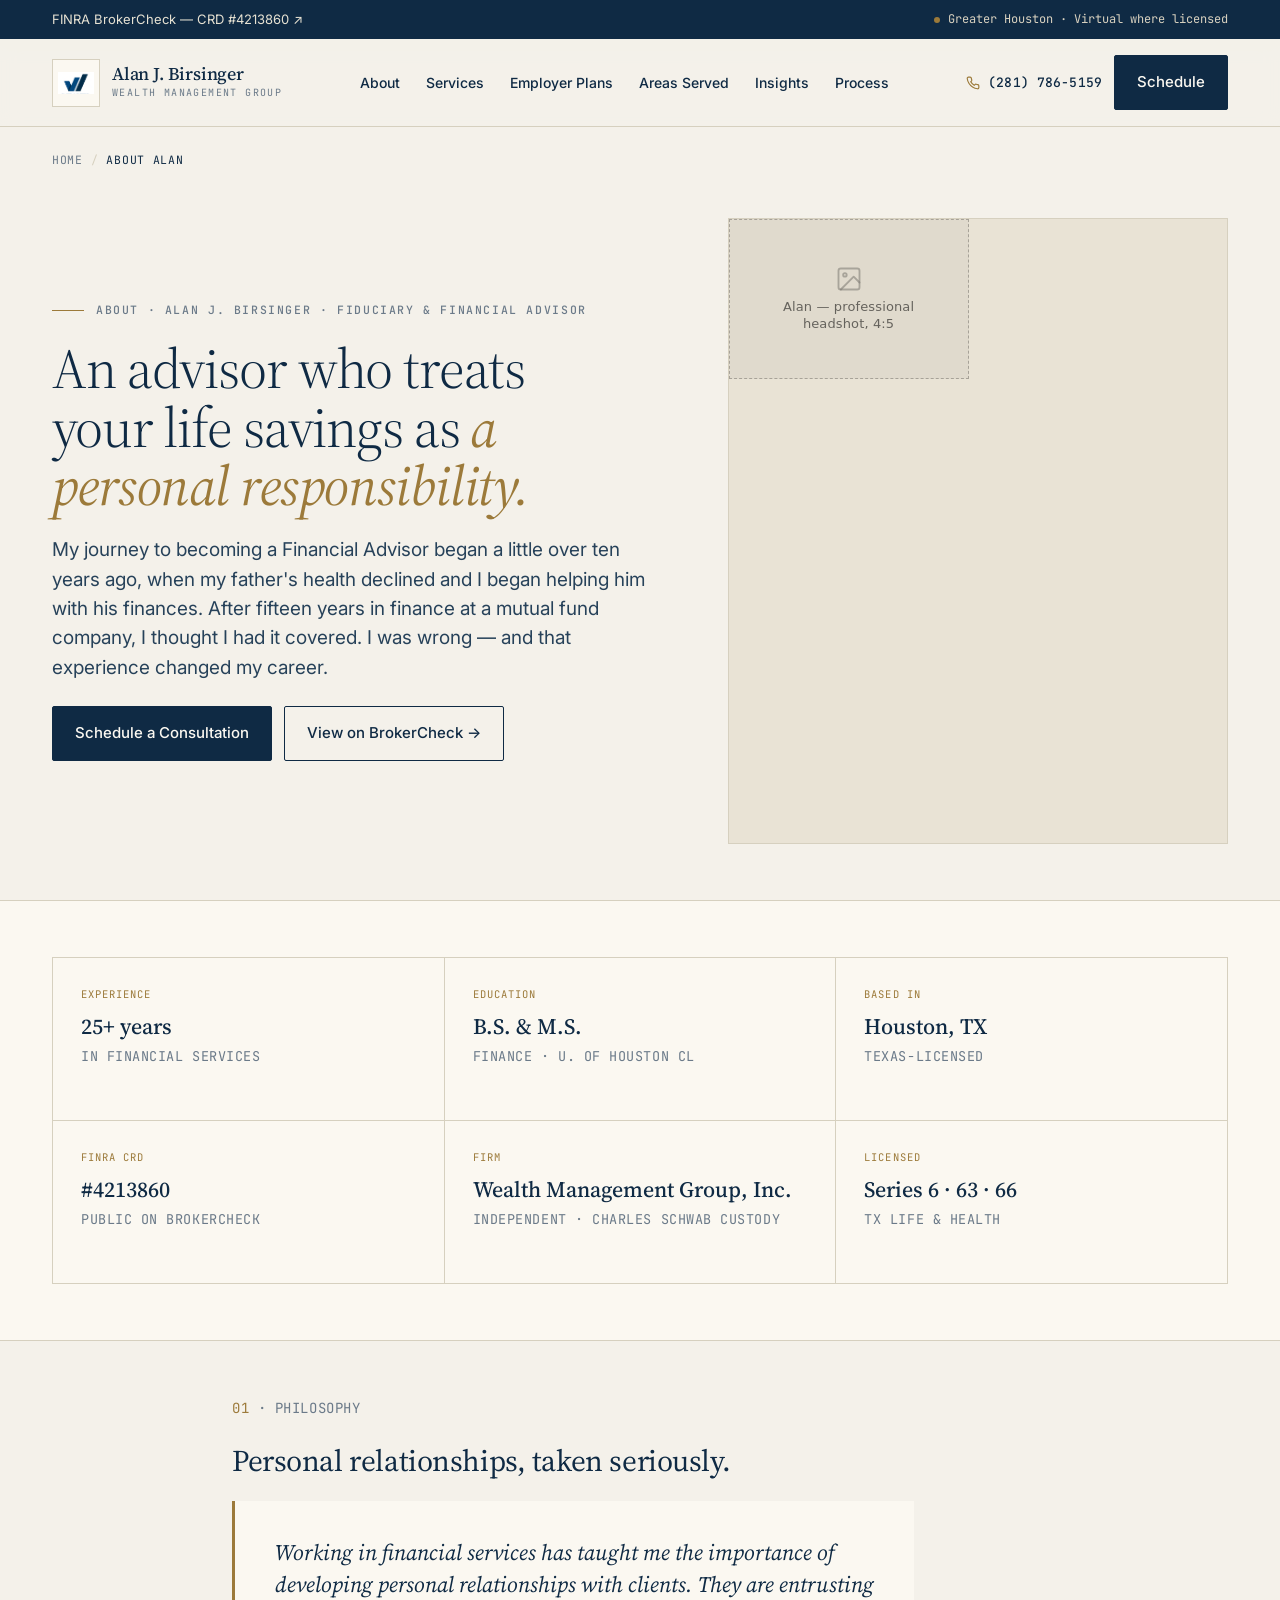
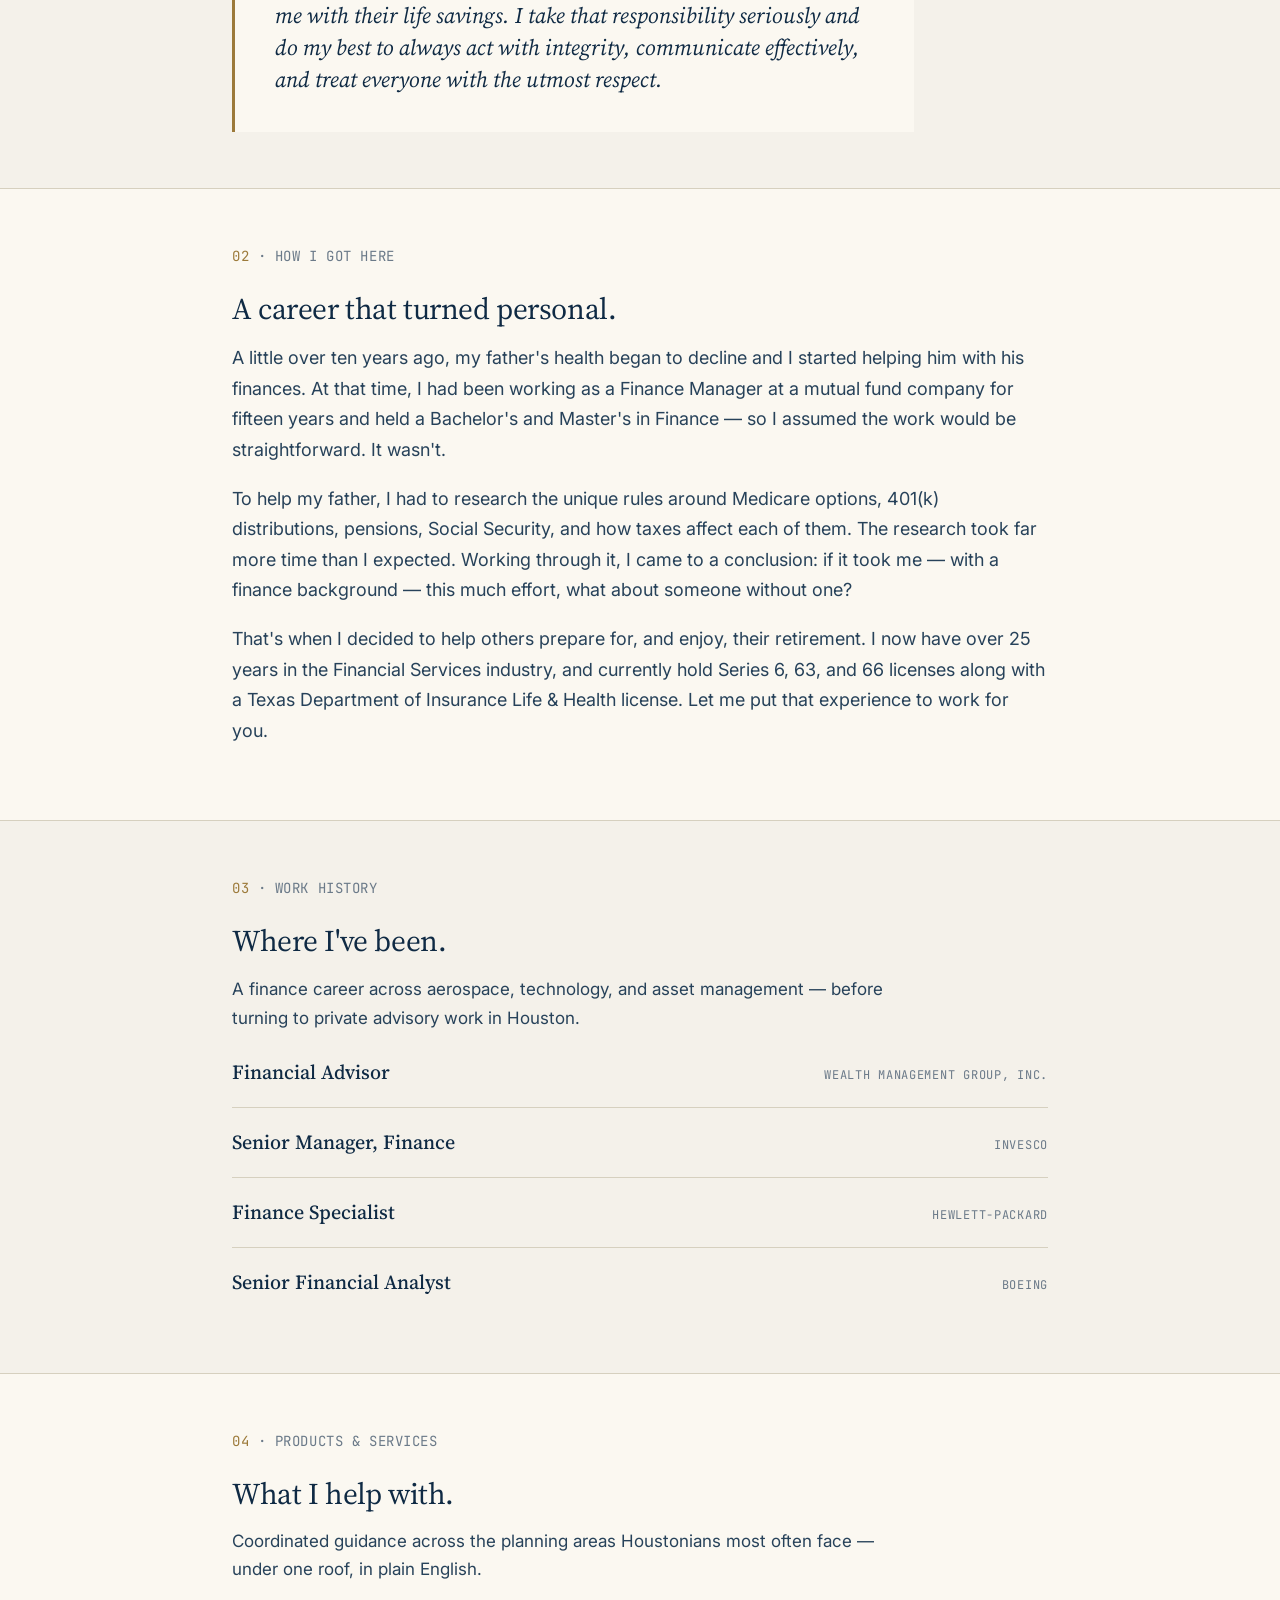
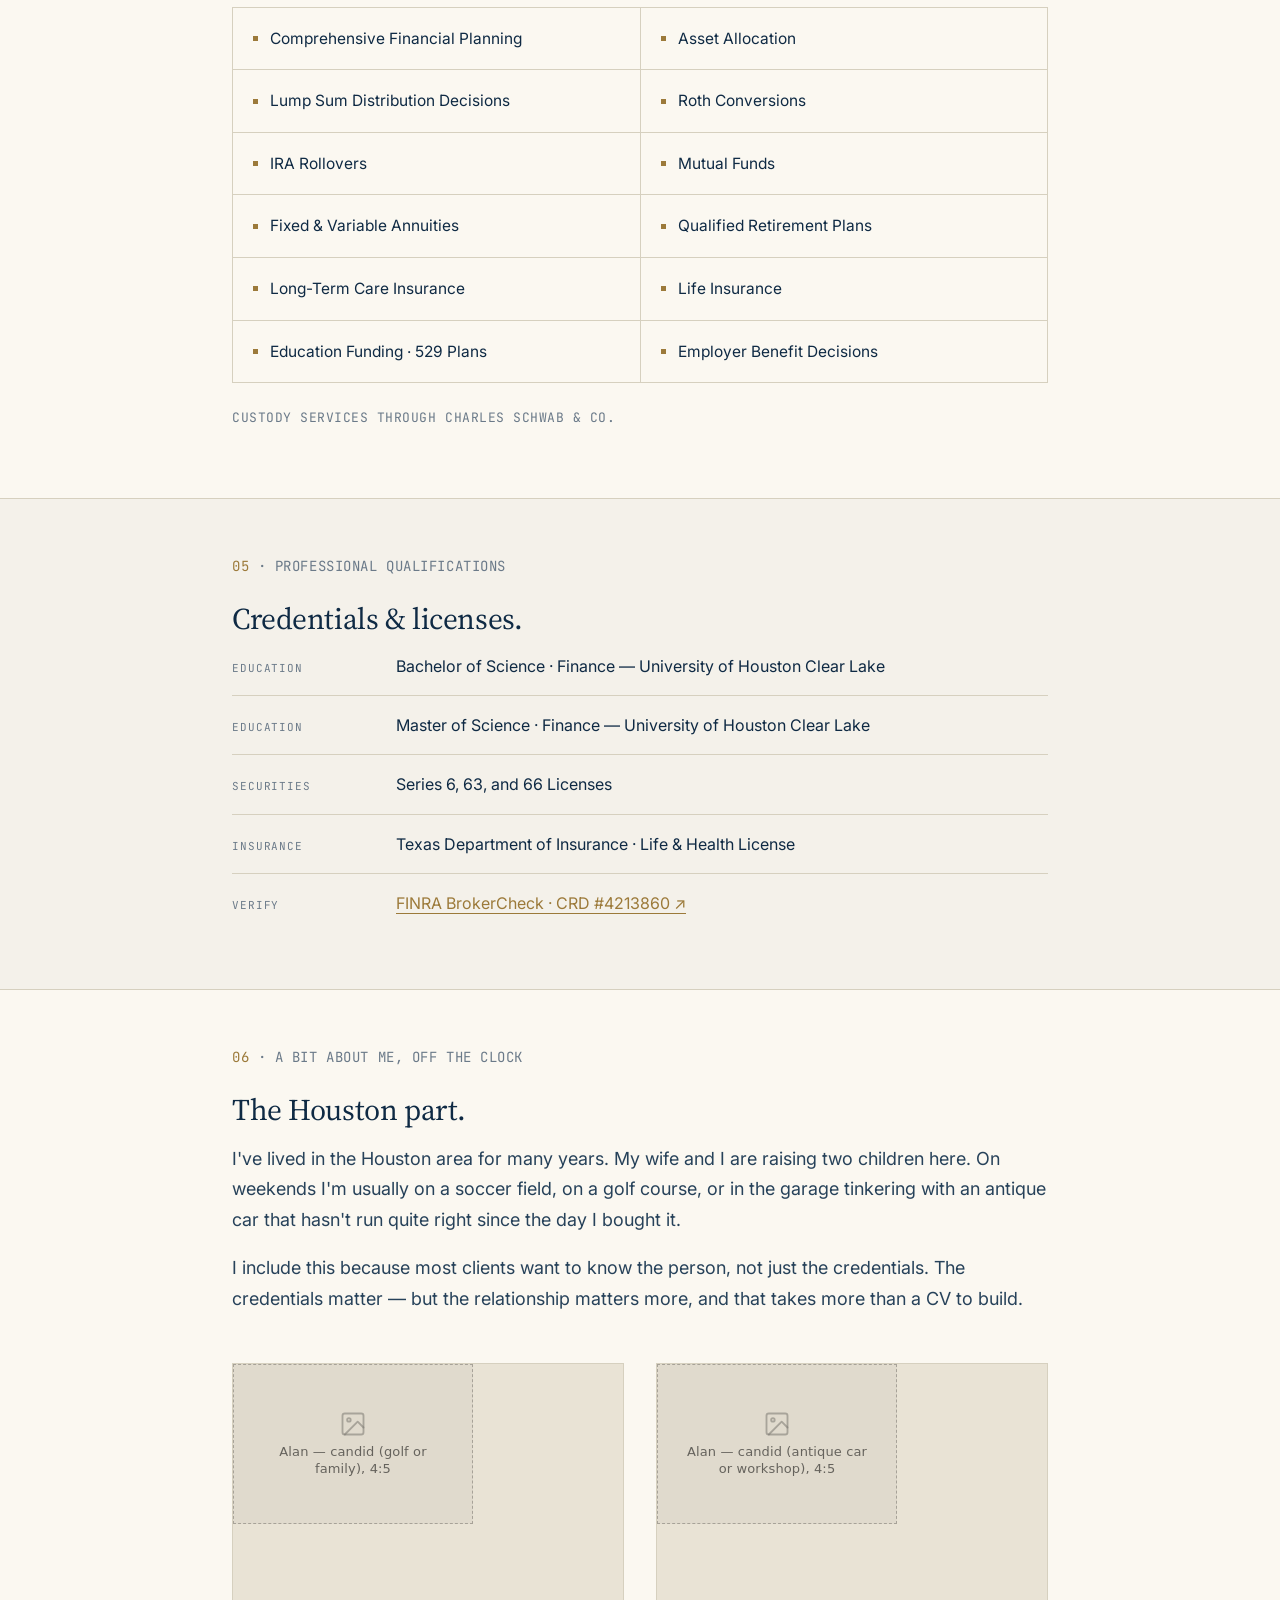
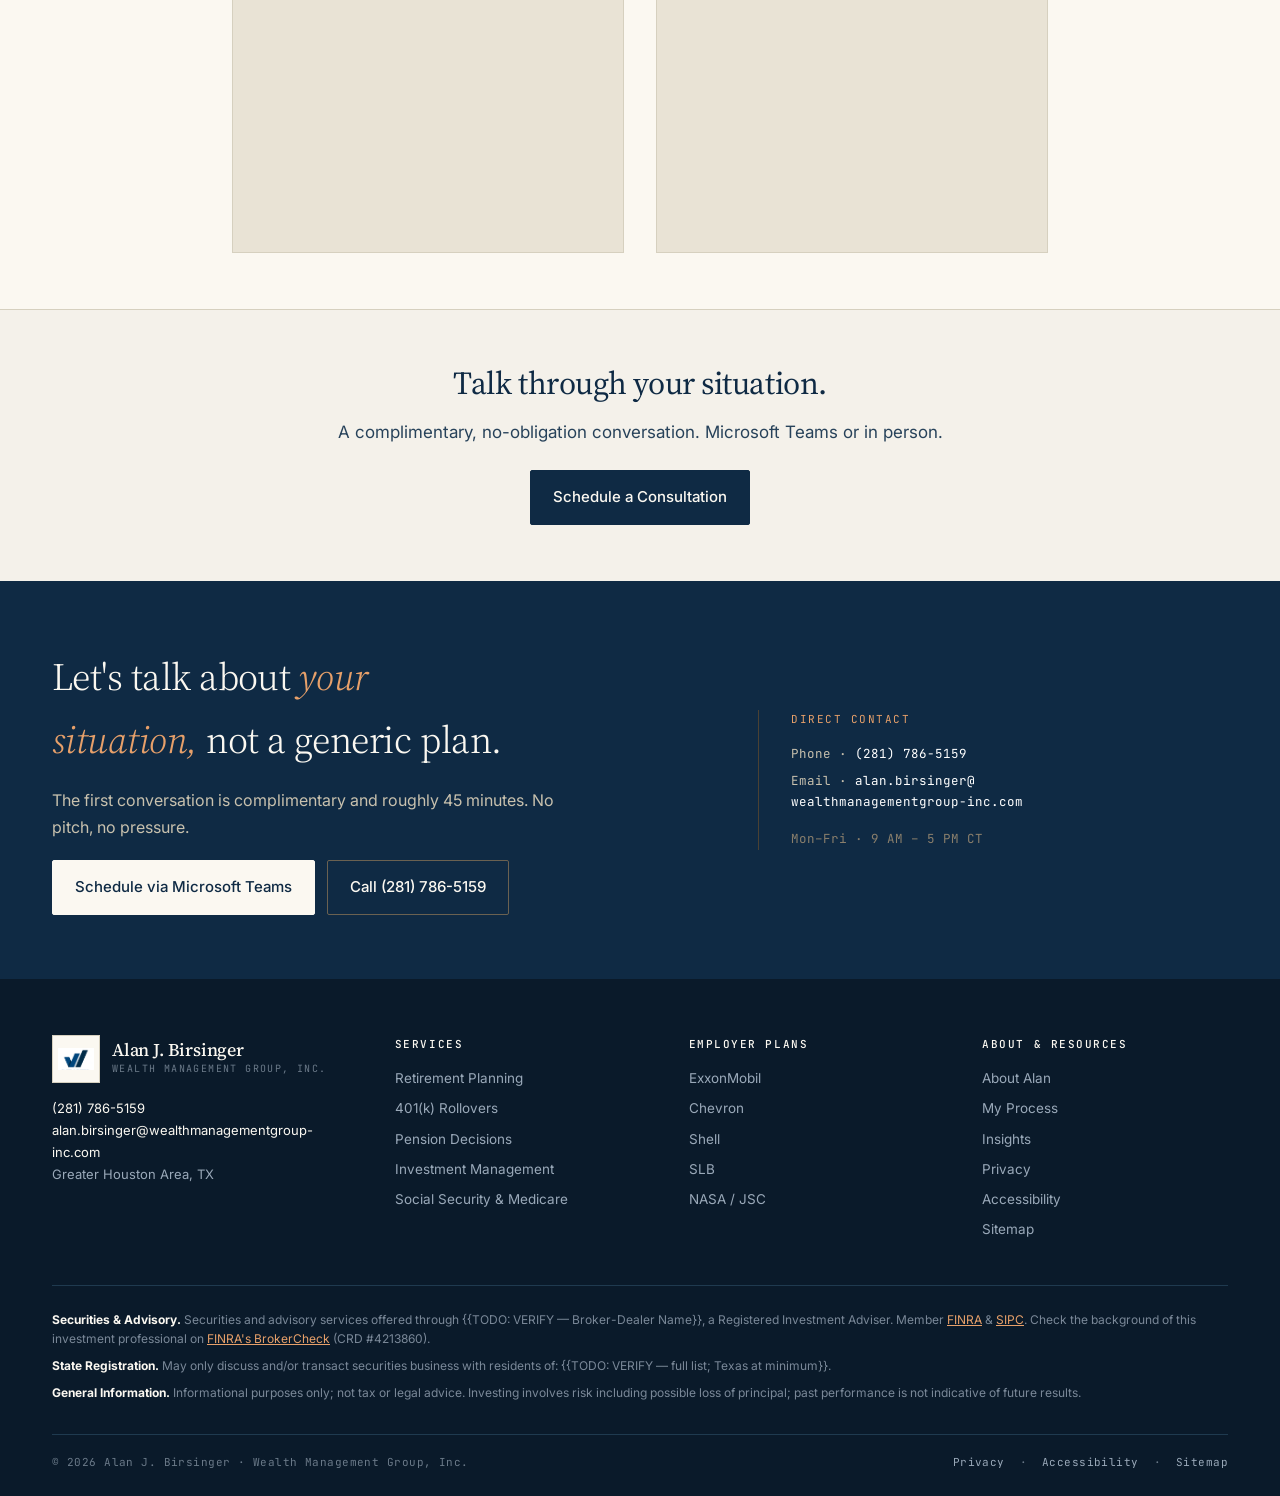
<file: project/about-alan.html>
<!doctype html>
<html lang="en">
<head>
<meta charset="utf-8" />
<meta name="viewport" content="width=device-width,initial-scale=1" />
<title>About Alan J. Birsinger | Houston Financial Advisor — Fiduciary</title>
<meta name="description" content="Alan J. Birsinger — Houston financial advisor with 25+ years in financial services. B.S. & M.S. in Finance from University of Houston Clear Lake. Series 6, 63, 66 and Texas Life & Health licensed. Independent guidance through Wealth Management Group, Inc." />
<link rel="icon" type="image/png" href="favicon.png" />
<link rel="preconnect" href="https://fonts.googleapis.com" />
<link rel="preconnect" href="https://fonts.gstatic.com" crossorigin />
<link href="https://fonts.googleapis.com/css2?family=Source+Serif+4:opsz,wght@8..60,300;8..60,400;8..60,500;8..60,600&family=Inter:wght@400;500;600;700&family=JetBrains+Mono:wght@400;500&display=swap" rel="stylesheet" />
<link rel="stylesheet" href="site.css" />
<style>
.about-hero{display:grid;grid-template-columns:1.1fr .9fr;gap:64px;align-items:center}
@media(max-width:980px){.about-hero{grid-template-columns:1fr}}
.about-hero .photo{aspect-ratio:4/5;min-height:560px;background:var(--bg-deep);border:1px solid var(--rule);position:relative;overflow:hidden}

.creds-grid{display:grid;grid-template-columns:repeat(3,1fr);gap:0;border-top:1px solid var(--rule);border-left:1px solid var(--rule)}
.creds-grid>div{padding:28px;border-right:1px solid var(--rule);border-bottom:1px solid var(--rule);background:var(--paper)}
.creds-grid .lbl{font-family:var(--font-mono);font-size:10.5px;letter-spacing:.1em;text-transform:uppercase;color:var(--accent);margin-bottom:10px}
.creds-grid .val{font-family:var(--font-display);font-size:22px;font-weight:500;color:var(--ink);line-height:1.2}
.creds-grid .sub{font-size:13.5px;color:var(--ink-3);margin-top:6px}
@media(max-width:780px){.creds-grid{grid-template-columns:1fr}}

.candid-grid{display:grid;grid-template-columns:1fr 1fr;gap:32px;margin-top:48px}
.candid-grid .photo{aspect-ratio:4/5;min-height:480px;background:var(--bg-deep);border:1px solid var(--rule);position:relative;overflow:hidden}
@media(max-width:780px){.candid-grid{grid-template-columns:1fr}}

.experience-list{margin:0;padding:0;list-style:none}
.experience-list li{padding:18px 0;border-top:1px solid var(--rule);display:grid;grid-template-columns:1fr auto;gap:24px;align-items:baseline}
.experience-list li:first-child{border-top:0;padding-top:0}
.experience-list .role{font-family:var(--font-display);font-size:20px;color:var(--ink);font-weight:500}
.experience-list .firm{font-family:var(--font-mono);font-size:12px;letter-spacing:.06em;text-transform:uppercase;color:var(--ink-3)}

.svc-grid{display:grid;grid-template-columns:repeat(2,1fr);gap:0;border-top:1px solid var(--rule);border-left:1px solid var(--rule);margin-top:24px}
.svc-grid div{padding:18px 20px;border-right:1px solid var(--rule);border-bottom:1px solid var(--rule);background:var(--paper);font-size:15.5px;color:var(--ink);display:flex;align-items:center;gap:12px}
.svc-grid div::before{content:"";width:5px;height:5px;background:var(--accent);flex-shrink:0}
@media(max-width:680px){.svc-grid{grid-template-columns:1fr}}

.qual-list{margin:0;padding:0;list-style:none}
.qual-list li{padding:16px 0;border-top:1px solid var(--rule);display:grid;grid-template-columns:140px 1fr;gap:24px;align-items:baseline}
.qual-list li:first-child{border-top:0;padding-top:0}
.qual-list .lbl{font-family:var(--font-mono);font-size:11px;letter-spacing:.08em;text-transform:uppercase;color:var(--ink-3)}
.qual-list .val{font-size:16px;color:var(--ink)}
.qual-list .val a{color:var(--accent);text-decoration:none;border-bottom:1px solid var(--accent)}
@media(max-width:560px){.qual-list li{grid-template-columns:1fr;gap:4px}}

.philosophy-block{padding:36px 36px 36px 40px;background:var(--paper);border-left:3px solid var(--accent);font-family:var(--font-display);font-style:italic;font-size:22px;line-height:1.45;color:var(--ink);max-width:62ch}
</style>
<script src="image-slot.js"></script>
</head>
<body>
<div id="site-header"></div>
<div class="wrap"><nav class="crumbs"><a href="Alan Birsinger Homepage.html">Home</a><span class="sep">/</span><span class="here">About Alan</span></nav></div>

<section class="page-hero"><div class="wrap">
  <div class="about-hero">
    <div>
      <div class="eyebrow-row"><span class="line"></span><span class="eyebrow">About · Alan J. Birsinger · Fiduciary &amp; Financial Advisor</span></div>
      <h1>An advisor who treats your life savings as <em>a personal responsibility.</em></h1>
      <p class="lede">My journey to becoming a Financial Advisor began a little over ten years ago, when my father's health declined and I began helping him with his finances. After fifteen years in finance at a mutual fund company, I thought I had it covered. I was wrong — and that experience changed my career.</p>
      <div style="display:flex;gap:12px;flex-wrap:wrap;margin-top:24px">
        <a class="btn btn-primary" href="contact.html">Schedule a Consultation</a>
        <a class="btn btn-ghost" href="https://brokercheck.finra.org/individual/summary/4213860" target="_blank" rel="noopener">View on BrokerCheck →</a>
      </div>
    </div>
    <div class="photo"><image-slot id="alan-portrait-about" placeholder="Alan — professional headshot, 4:5" shape="rect"></image-slot></div>
  </div>
</div></section>

<section class="section alt"><div class="wrap">
  <div class="creds-grid">
    <div><div class="lbl">Experience</div><div class="val">25+ years</div><div class="sub">In financial services</div></div>
    <div><div class="lbl">Education</div><div class="val">B.S. &amp; M.S.</div><div class="sub">Finance · U. of Houston CL</div></div>
    <div><div class="lbl">Based in</div><div class="val">Houston, TX</div><div class="sub">Texas-licensed</div></div>
    <div><div class="lbl">FINRA CRD</div><div class="val">#4213860</div><div class="sub">Public on BrokerCheck</div></div>
    <div><div class="lbl">Firm</div><div class="val">Wealth Management Group, Inc.</div><div class="sub">Independent · Charles Schwab custody</div></div>
    <div><div class="lbl">Licensed</div><div class="val">Series 6 · 63 · 66</div><div class="sub">TX Life &amp; Health</div></div>
  </div>
</div></section>

<section class="section"><div class="wrap-narrow">
  <div class="sub"><span style="color:var(--accent)">01</span> · Philosophy</div>
  <h2 style="font-size:30px;margin-bottom:24px">Personal relationships, taken seriously.</h2>
  <div class="philosophy-block">
    Working in financial services has taught me the importance of developing personal relationships with clients. They are entrusting me with their life savings. I take that responsibility seriously and do my best to always act with integrity, communicate effectively, and treat everyone with the utmost respect.
  </div>
</div></section>

<section class="section alt"><div class="wrap-narrow">
  <div class="sub"><span style="color:var(--accent)">02</span> · How I got here</div>
  <h2 style="font-size:30px;margin-bottom:18px">A career that turned personal.</h2>
  <p style="font-size:18px;line-height:1.7;color:var(--ink-2);margin-bottom:18px">A little over ten years ago, my father's health began to decline and I started helping him with his finances. At that time, I had been working as a Finance Manager at a mutual fund company for fifteen years and held a Bachelor's and Master's in Finance — so I assumed the work would be straightforward. It wasn't.</p>
  <p style="font-size:18px;line-height:1.7;color:var(--ink-2);margin-bottom:18px">To help my father, I had to research the unique rules around Medicare options, 401(k) distributions, pensions, Social Security, and how taxes affect each of them. The research took far more time than I expected. Working through it, I came to a conclusion: if it took me — with a finance background — this much effort, what about someone without one?</p>
  <p style="font-size:18px;line-height:1.7;color:var(--ink-2)">That's when I decided to help others prepare for, and enjoy, their retirement. I now have over 25 years in the Financial Services industry, and currently hold Series 6, 63, and 66 licenses along with a Texas Department of Insurance Life &amp; Health license. Let me put that experience to work for you.</p>
</div></section>

<section class="section"><div class="wrap-narrow">
  <div class="sub"><span style="color:var(--accent)">03</span> · Work history</div>
  <h2 style="font-size:30px;margin-bottom:18px">Where I've been.</h2>
  <p style="color:var(--ink-2);max-width:62ch;margin-bottom:24px">A finance career across aerospace, technology, and asset management — before turning to private advisory work in Houston.</p>
  <ul class="experience-list">
    <li><div class="role">Financial Advisor</div><div class="firm">Wealth Management Group, Inc.</div></li>
    <li><div class="role">Senior Manager, Finance</div><div class="firm">Invesco</div></li>
    <li><div class="role">Finance Specialist</div><div class="firm">Hewlett-Packard</div></li>
    <li><div class="role">Senior Financial Analyst</div><div class="firm">Boeing</div></li>
  </ul>
</div></section>

<section class="section alt"><div class="wrap-narrow">
  <div class="sub"><span style="color:var(--accent)">04</span> · Products &amp; services</div>
  <h2 style="font-size:30px;margin-bottom:14px">What I help with.</h2>
  <p style="color:var(--ink-2);max-width:62ch;margin-bottom:8px">Coordinated guidance across the planning areas Houstonians most often face — under one roof, in plain English.</p>
  <div class="svc-grid">
    <div>Comprehensive Financial Planning</div>
    <div>Asset Allocation</div>
    <div>Lump Sum Distribution Decisions</div>
    <div>Roth Conversions</div>
    <div>IRA Rollovers</div>
    <div>Mutual Funds</div>
    <div>Fixed &amp; Variable Annuities</div>
    <div>Qualified Retirement Plans</div>
    <div>Long-Term Care Insurance</div>
    <div>Life Insurance</div>
    <div>Education Funding · 529 Plans</div>
    <div>Employer Benefit Decisions</div>
  </div>
  <p style="margin-top:24px;font-size:13px;color:var(--ink-3);font-family:var(--font-mono);letter-spacing:.04em;text-transform:uppercase">Custody services through Charles Schwab &amp; Co.</p>
</div></section>

<section class="section"><div class="wrap-narrow">
  <div class="sub"><span style="color:var(--accent)">05</span> · Professional qualifications</div>
  <h2 style="font-size:30px;margin-bottom:18px">Credentials &amp; licenses.</h2>
  <ul class="qual-list">
    <li><span class="lbl">Education</span><span class="val">Bachelor of Science · Finance — University of Houston Clear Lake</span></li>
    <li><span class="lbl">Education</span><span class="val">Master of Science · Finance — University of Houston Clear Lake</span></li>
    <li><span class="lbl">Securities</span><span class="val">Series 6, 63, and 66 Licenses</span></li>
    <li><span class="lbl">Insurance</span><span class="val">Texas Department of Insurance · Life &amp; Health License</span></li>
    <li><span class="lbl">Verify</span><span class="val"><a href="https://brokercheck.finra.org/individual/summary/4213860" target="_blank" rel="noopener">FINRA BrokerCheck · CRD #4213860 ↗</a></span></li>
  </ul>
</div></section>

<section class="section alt"><div class="wrap-narrow">
  <div class="sub"><span style="color:var(--accent)">06</span> · A bit about me, off the clock</div>
  <h2 style="font-size:30px;margin-bottom:18px">The Houston part.</h2>
  <p style="font-size:18px;line-height:1.7;color:var(--ink-2);margin-bottom:18px">I've lived in the Houston area for many years. My wife and I are raising two children here. On weekends I'm usually on a soccer field, on a golf course, or in the garage tinkering with an antique car that hasn't run quite right since the day I bought it.</p>
  <p style="font-size:18px;line-height:1.7;color:var(--ink-2)">I include this because most clients want to know the person, not just the credentials. The credentials matter — but the relationship matters more, and that takes more than a CV to build.</p>
  <div class="candid-grid">
    <div class="photo"><image-slot id="alan-candid-1" placeholder="Alan — candid (golf or family), 4:5" shape="rect"></image-slot></div>
    <div class="photo"><image-slot id="alan-candid-2" placeholder="Alan — candid (antique car or workshop), 4:5" shape="rect"></image-slot></div>
  </div>
</div></section>

<section class="section"><div class="wrap-narrow" style="text-align:center">
  <h2 style="font-size:32px;margin-bottom:14px">Talk through your situation.</h2>
  <p style="color:var(--ink-2);margin-bottom:24px">A complimentary, no-obligation conversation. Microsoft Teams or in person.</p>
  <a class="btn btn-primary" href="contact.html">Schedule a Consultation</a>
</div></section>

<div id="site-footer"></div>
<script src="chrome.js"></script>
<script type="application/ld+json">
{"@context":"https://schema.org","@type":"Person","name":"Alan J. Birsinger","jobTitle":"Financial Advisor","worksFor":{"@type":"Organization","name":"Wealth Management Group, Inc."},"alumniOf":[{"@type":"EducationalOrganization","name":"University of Houston Clear Lake — M.S. in Finance"},{"@type":"EducationalOrganization","name":"University of Houston Clear Lake — B.S. in Finance"}],"hasCredential":[{"@type":"EducationalOccupationalCredential","credentialCategory":"license","name":"FINRA Series 6"},{"@type":"EducationalOccupationalCredential","credentialCategory":"license","name":"FINRA Series 63"},{"@type":"EducationalOccupationalCredential","credentialCategory":"license","name":"FINRA Series 66"},{"@type":"EducationalOccupationalCredential","credentialCategory":"license","name":"Texas Department of Insurance — Life & Health"}],"knowsAbout":["Comprehensive Financial Planning","Asset Allocation","Lump Sum Distribution Decisions","Roth Conversions","IRA Rollovers","Mutual Funds","Fixed and Variable Annuities","Qualified Retirement Plans","Long-Term Care Insurance","Life Insurance","Education Funding 529 Plans","Employer Benefit Decisions"],"identifier":{"@type":"PropertyValue","propertyID":"FINRA CRD","value":"4213860"},"url":"https://brokercheck.finra.org/individual/summary/4213860"}
</script>
</body></html>
</file>
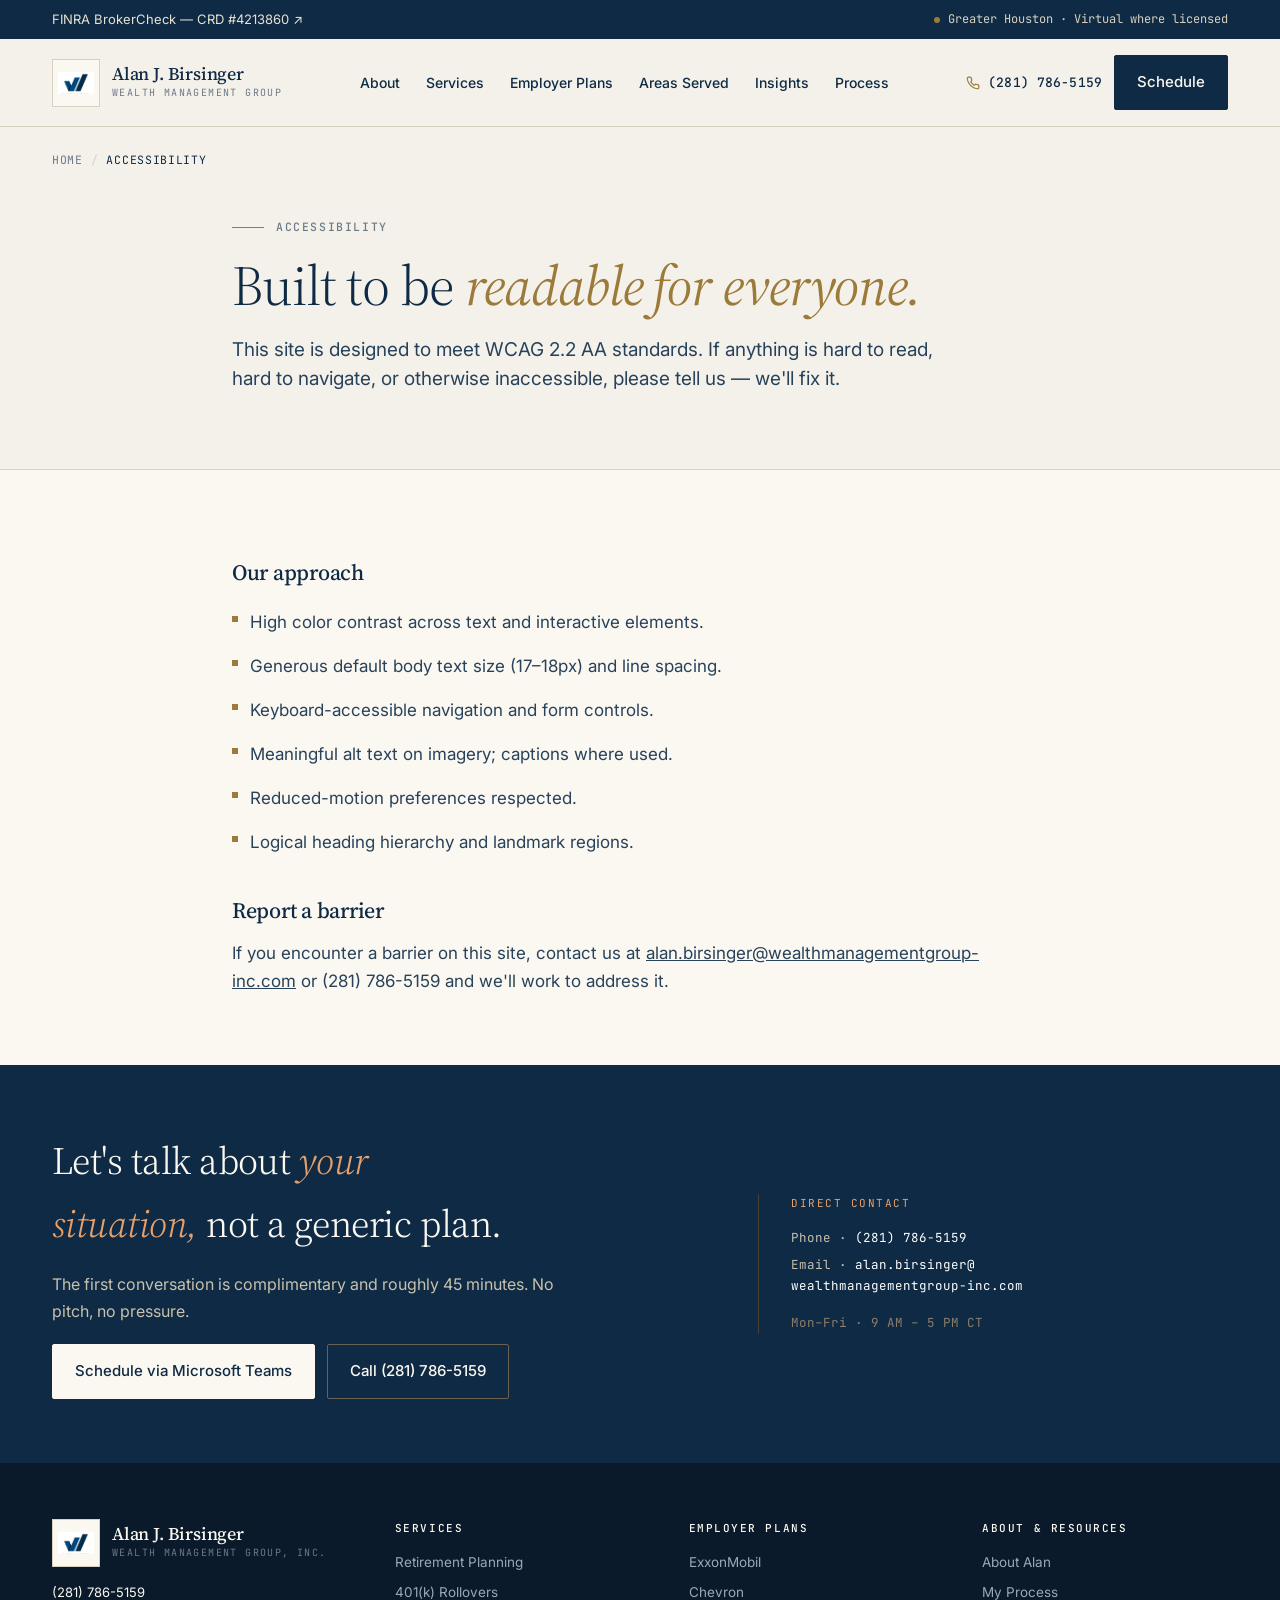
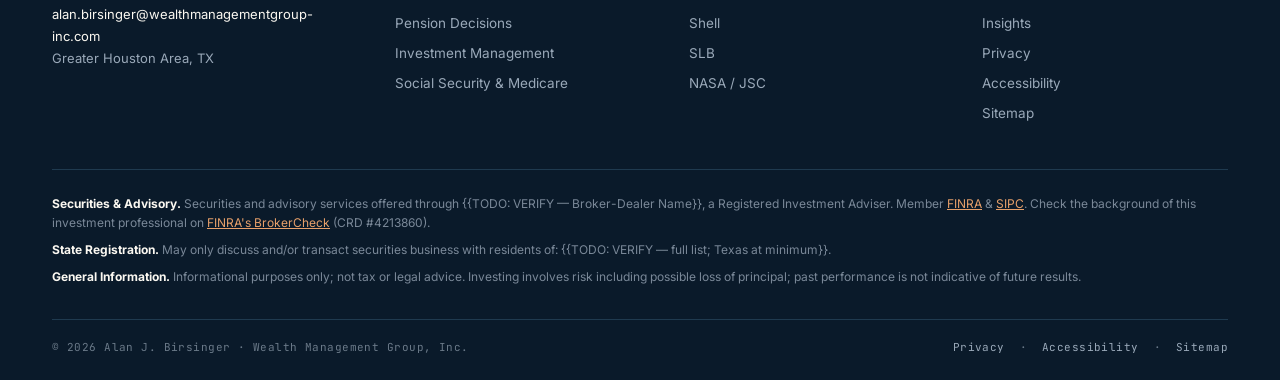
<file: project/accessibility.html>
<!doctype html>
<html lang="en"><head>
<meta charset="utf-8" /><meta name="viewport" content="width=device-width,initial-scale=1" />
<title>Accessibility | Alan J. Birsinger</title>
<meta name="description" content="Our commitment to accessibility on this site." />
<link rel="icon" type="image/png" href="favicon.png" />
<link rel="apple-touch-icon" href="favicon.png" />
<link rel="preconnect" href="https://fonts.googleapis.com" />
<link rel="preconnect" href="https://fonts.gstatic.com" crossorigin />
<link href="https://fonts.googleapis.com/css2?family=Source+Serif+4:opsz,wght@8..60,300;8..60,400;8..60,500;8..60,600&family=Inter:wght@400;500;600;700&family=JetBrains+Mono:wght@400;500&display=swap" rel="stylesheet" />
<link rel="stylesheet" href="site.css" />
</head><body>
<div id="site-header"></div><div class="wrap"><nav class="crumbs"><a href="Alan Birsinger Homepage.html">Home</a><span class="sep">/</span><span class="here">Accessibility</span></nav></div>
<section class="page-hero"><div class="wrap-narrow">
  <div class="eyebrow-row"><span class="line"></span><span class="eyebrow">Accessibility</span></div>
  <h1>Built to be <em>readable for everyone.</em></h1>
  <p class="lede">This site is designed to meet WCAG 2.2 AA standards. If anything is hard to read, hard to navigate, or otherwise inaccessible, please tell us — we'll fix it.</p>
</div></section>
<section class="section alt"><div class="wrap-narrow prose">
  <h3>Our approach</h3>
  <ul>
    <li>High color contrast across text and interactive elements.</li>
    <li>Generous default body text size (17–18px) and line spacing.</li>
    <li>Keyboard-accessible navigation and form controls.</li>
    <li>Meaningful alt text on imagery; captions where used.</li>
    <li>Reduced-motion preferences respected.</li>
    <li>Logical heading hierarchy and landmark regions.</li>
  </ul>
  <h3>Report a barrier</h3>
  <p>If you encounter a barrier on this site, contact us at <a href="mailto:alan.birsinger@wealthmanagementgroup-inc.com">alan.birsinger@wealthmanagementgroup-inc.com</a> or (281) 786-5159 and we'll work to address it.</p>
</div></section><div id="site-footer"></div>
<script src="chrome.js"></script>
</body></html>
</file>
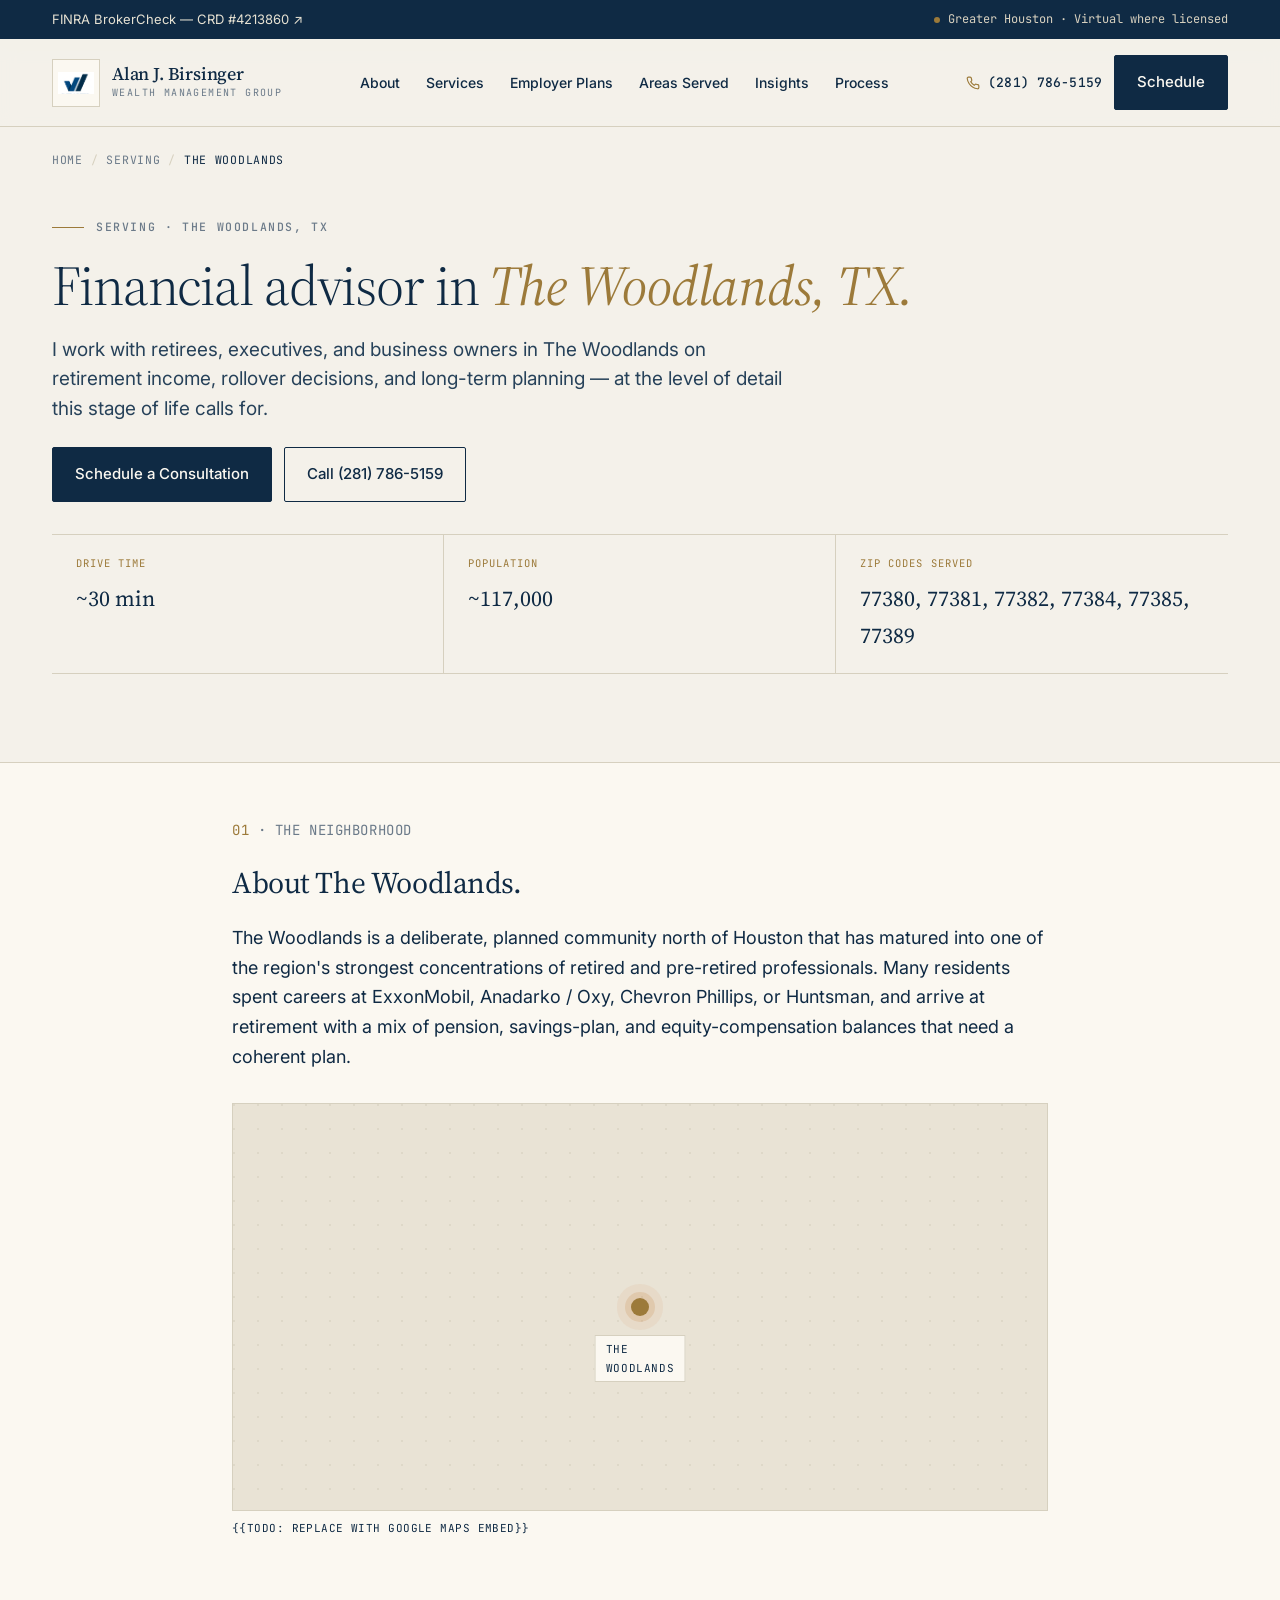
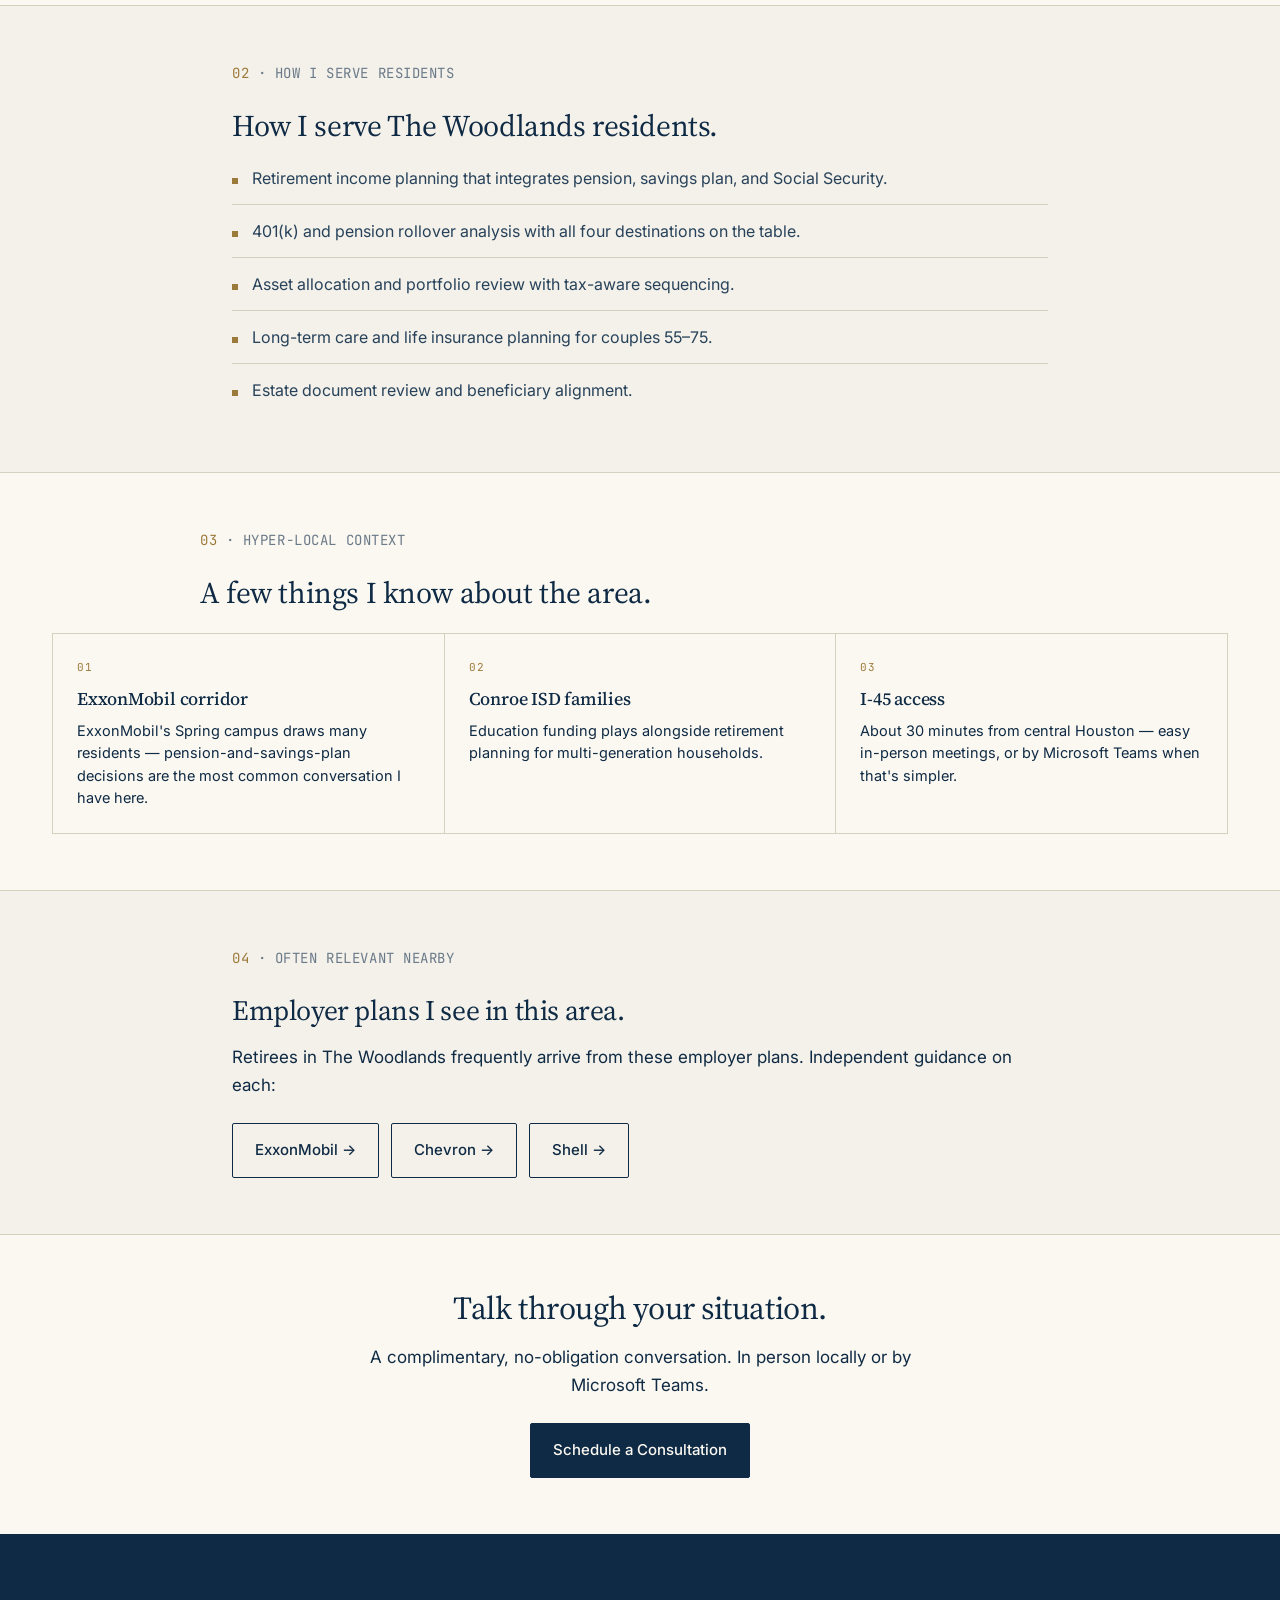
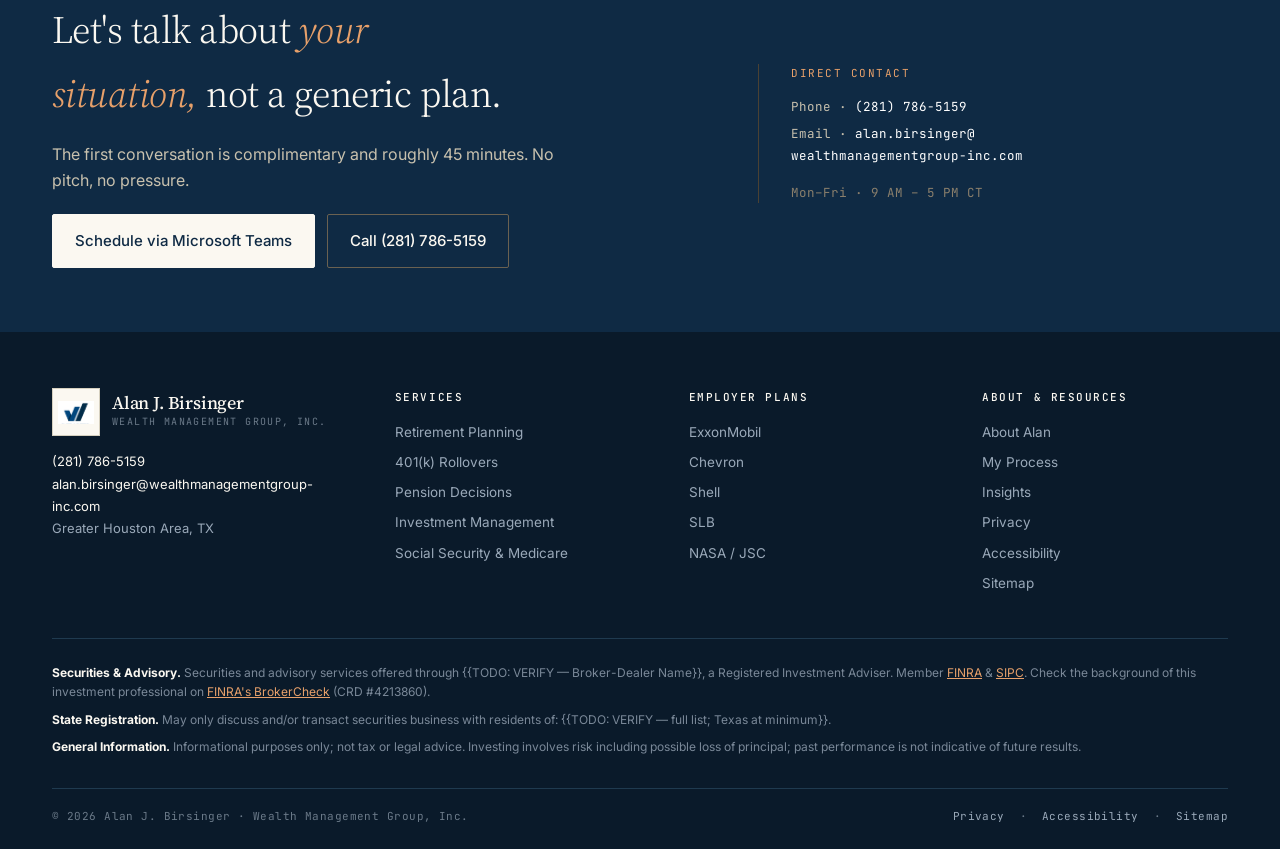
<file: project/area.html>
<!doctype html>
<html lang="en">
<head>
<meta charset="utf-8" />
<meta name="viewport" content="width=device-width,initial-scale=1" />
<title>Financial Advisor in Houston Area | Alan J. Birsinger</title>
<meta name="description" content="Independent financial planning for Houston neighborhoods and surrounding cities." />
<link rel="icon" type="image/png" href="favicon.png" />
<link rel="preconnect" href="https://fonts.googleapis.com" />
<link rel="preconnect" href="https://fonts.gstatic.com" crossorigin />
<link href="https://fonts.googleapis.com/css2?family=Source+Serif+4:opsz,wght@8..60,300;8..60,400;8..60,500;8..60,600&family=Inter:wght@400;500;600;700&family=JetBrains+Mono:wght@400;500&display=swap" rel="stylesheet" />
<link rel="stylesheet" href="site.css" />
<style>
.geo-meta{display:grid;grid-template-columns:repeat(3,1fr);gap:0;margin:32px 0;border-top:1px solid var(--rule);border-bottom:1px solid var(--rule)}
.geo-meta>div{padding:20px 24px;border-right:1px solid var(--rule)}
.geo-meta>div:last-child{border-right:none}
.geo-meta .lbl{font-family:var(--font-mono);font-size:10.5px;letter-spacing:.1em;text-transform:uppercase;color:var(--accent);margin-bottom:8px}
.geo-meta .val{font-family:var(--font-display);font-size:22px;font-weight:400;color:var(--ink)}
@media(max-width:780px){.geo-meta{grid-template-columns:1fr}.geo-meta>div{border-right:none;border-bottom:1px solid var(--rule)}.geo-meta>div:last-child{border-bottom:none}}
.map-frame{aspect-ratio:16/8;background:var(--bg-deep);border:1px solid var(--rule);position:relative;overflow:hidden;display:flex;align-items:center;justify-content:center}
.map-frame .grid-dot{position:absolute;inset:0;background-image:radial-gradient(circle at 1px 1px, var(--rule) 1px, transparent 0);background-size:24px 24px;opacity:.6}
.map-frame .pin{position:relative;width:18px;height:18px;border-radius:50%;background:var(--accent);box-shadow:0 0 0 6px rgba(196,121,53,.18),0 0 0 14px rgba(196,121,53,.08)}
.map-frame .pin-label{position:absolute;left:50%;top:calc(50% + 28px);transform:translateX(-50%);font-family:var(--font-mono);font-size:11px;letter-spacing:.06em;text-transform:uppercase;color:var(--ink-soft);background:var(--paper);padding:4px 10px;border:1px solid var(--rule)}
.local-touches{display:grid;grid-template-columns:repeat(3,1fr);gap:0;border-left:1px solid var(--rule);border-top:1px solid var(--rule)}
.local-touches>div{padding:24px;border-right:1px solid var(--rule);border-bottom:1px solid var(--rule)}
.local-touches .num{font-family:var(--font-mono);color:var(--accent);font-size:11px;letter-spacing:.1em;margin-bottom:8px}
.local-touches h4{font-family:var(--font-display);font-size:18px;font-weight:500;margin-bottom:6px}
.local-touches p{font-size:14.5px;color:var(--ink-soft);line-height:1.55;margin:0}
@media(max-width:880px){.local-touches{grid-template-columns:1fr}}
</style>
</head>
<body>
<div id="site-header"></div>
<div class="wrap"><nav class="crumbs"><a href="Alan Birsinger Homepage.html">Home</a><span class="sep">/</span><a href="Alan Birsinger Homepage.html#serving">Serving</a><span class="sep">/</span><span class="here" id="bc-current">Area</span></nav></div>

<section class="page-hero"><div class="wrap">
  <div class="eyebrow-row"><span class="line"></span><span class="eyebrow" id="area-eyebrow">Serving · Houston Area</span></div>
  <h1 id="area-h1">Financial advisor in your neighborhood.</h1>
  <p class="lede" id="area-lede">Loading…</p>
  <div style="display:flex;gap:12px;flex-wrap:wrap;margin-top:24px">
    <a class="btn btn-primary" href="Alan Birsinger Homepage.html#schedule">Schedule a Consultation</a>
    <a class="btn btn-ghost" href="tel:+12817865159">Call (281) 786-5159</a>
  </div>
  <div class="geo-meta">
    <div><div class="lbl">Drive Time</div><div class="val" id="area-drive">—</div></div>
    <div><div class="lbl">Population</div><div class="val" id="area-pop">—</div></div>
    <div><div class="lbl">Zip Codes Served</div><div class="val" id="area-zip">—</div></div>
  </div>
</div></section>

<section class="section alt"><div class="wrap-narrow">
  <div class="sub"><span style="color:var(--accent)">01</span> · The neighborhood</div>
  <h2 style="margin-bottom:24px;font-size:30px" id="area-about-h">About the area.</h2>
  <p style="font-size:18px;line-height:1.65;color:var(--ink-soft)" id="area-about"></p>
  <div class="map-frame" style="margin-top:32px">
    <div class="grid-dot"></div>
    <div class="pin"><div class="pin-label" id="area-pin-label">Area</div></div>
  </div>
  <p style="font-family:var(--font-mono);font-size:11px;color:var(--ink-soft);margin-top:8px;letter-spacing:.04em">{{TODO: REPLACE WITH GOOGLE MAPS EMBED}}</p>
</div></section>

<section class="section"><div class="wrap-narrow">
  <div class="sub"><span style="color:var(--accent)">02</span> · How I serve residents</div>
  <h2 style="margin-bottom:24px;font-size:30px" id="area-help-h">How I serve residents here.</h2>
  <ul class="list-clean" id="area-services"></ul>
</div></section>

<section class="section alt"><div class="wrap"><div class="wrap-narrow" style="padding:0">
  <div class="sub"><span style="color:var(--accent)">03</span> · Hyper-local context</div>
  <h2 style="margin-bottom:24px;font-size:30px">A few things I know about the area.</h2>
</div>
<div class="local-touches" id="area-touches"></div></div></section>

<section class="section"><div class="wrap-narrow">
  <div class="sub"><span style="color:var(--accent)">04</span> · Often relevant nearby</div>
  <h2 style="margin-bottom:18px;font-size:28px">Employer plans I see in this area.</h2>
  <p style="color:var(--ink-soft);margin-bottom:24px" id="area-emp-lede"></p>
  <div style="display:flex;flex-wrap:wrap;gap:12px" id="area-emp-links"></div>
</div></section>

<section class="section alt"><div class="wrap-narrow" style="text-align:center">
  <h2 style="font-size:32px;margin-bottom:14px">Talk through your situation.</h2>
  <p style="color:var(--ink-soft);margin-bottom:24px;max-width:560px;margin-left:auto;margin-right:auto">A complimentary, no-obligation conversation. In person locally or by Microsoft Teams.</p>
  <a class="btn btn-primary" href="Alan Birsinger Homepage.html#schedule">Schedule a Consultation</a>
</div></section>

<div id="site-footer"></div>
<script src="areas-data.js"></script>
<script src="chrome.js"></script>
<script>
(function(){
  const id = (location.hash || '').replace(/^#/, '') || 'the-woodlands';
  const all = window.AREAS || {};
  const a = all[id];
  if (!a) { document.getElementById('area-h1').textContent='Area not found'; return; }
  document.title = a.title;
  document.querySelector('meta[name="description"]').setAttribute('content', a.meta);
  document.getElementById('bc-current').textContent = a.crumb;
  document.getElementById('area-eyebrow').textContent = `Serving · ${a.crumb}, TX`;
  document.getElementById('area-h1').innerHTML = `Financial advisor in <em>${a.crumb}, TX.</em>`;
  document.getElementById('area-lede').textContent = a.lede;
  document.getElementById('area-drive').textContent = a.drive;
  document.getElementById('area-pop').textContent = a.pop;
  document.getElementById('area-zip').textContent = a.zips;
  document.getElementById('area-about-h').textContent = `About ${a.crumb}.`;
  document.getElementById('area-about').textContent = a.about;
  document.getElementById('area-pin-label').textContent = a.crumb;
  document.getElementById('area-help-h').textContent = `How I serve ${a.crumb} residents.`;
  document.getElementById('area-services').innerHTML = a.services.map(s=>`<li>${s}</li>`).join('');
  document.getElementById('area-touches').innerHTML = a.touches.map((t,i)=>`<div><div class="num">${String(i+1).padStart(2,'0')}</div><h4>${t.h}</h4><p>${t.p}</p></div>`).join('');
  document.getElementById('area-emp-lede').textContent = a.empLede;
  document.getElementById('area-emp-links').innerHTML = a.employers.map(e=>`<a class="btn btn-ghost" href="employer.html#${e.id}">${e.label} →</a>`).join('');
})();
window.addEventListener('hashchange',()=>location.reload());
</script>
</body></html>
</file>
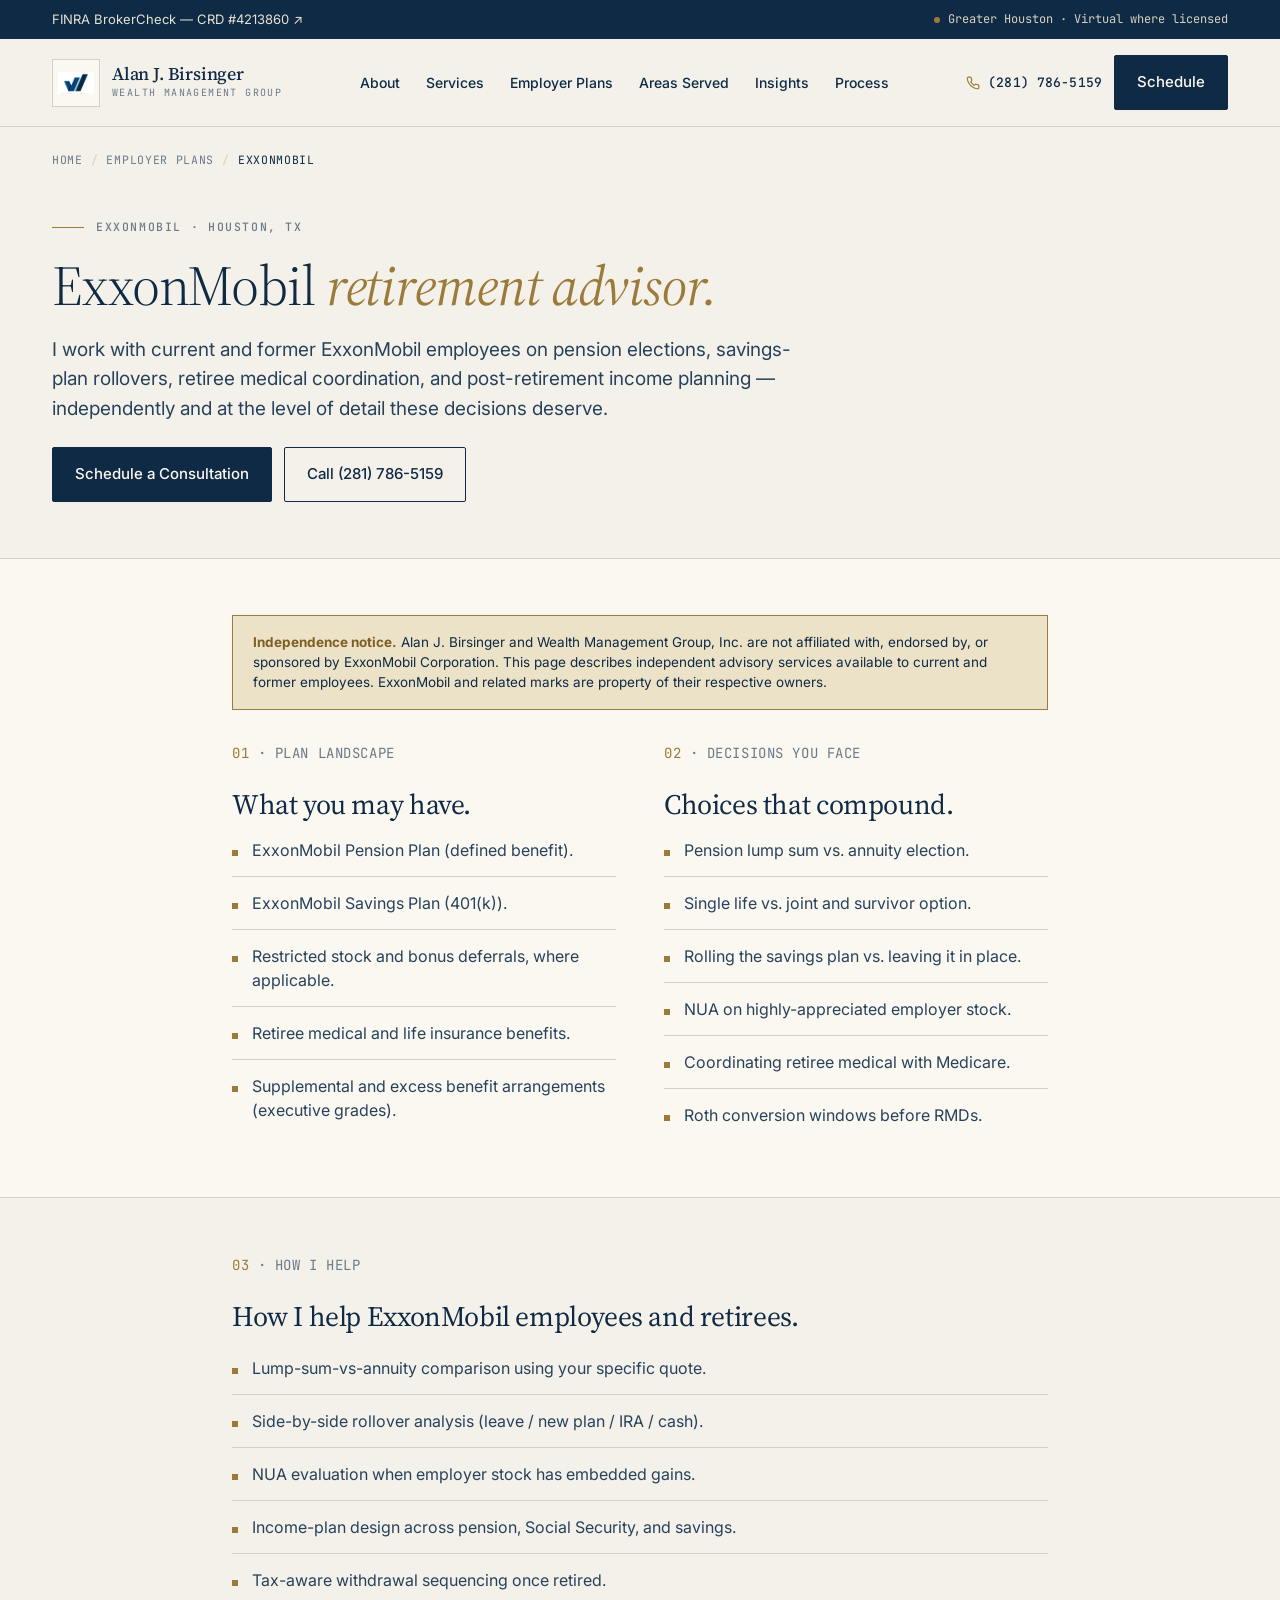
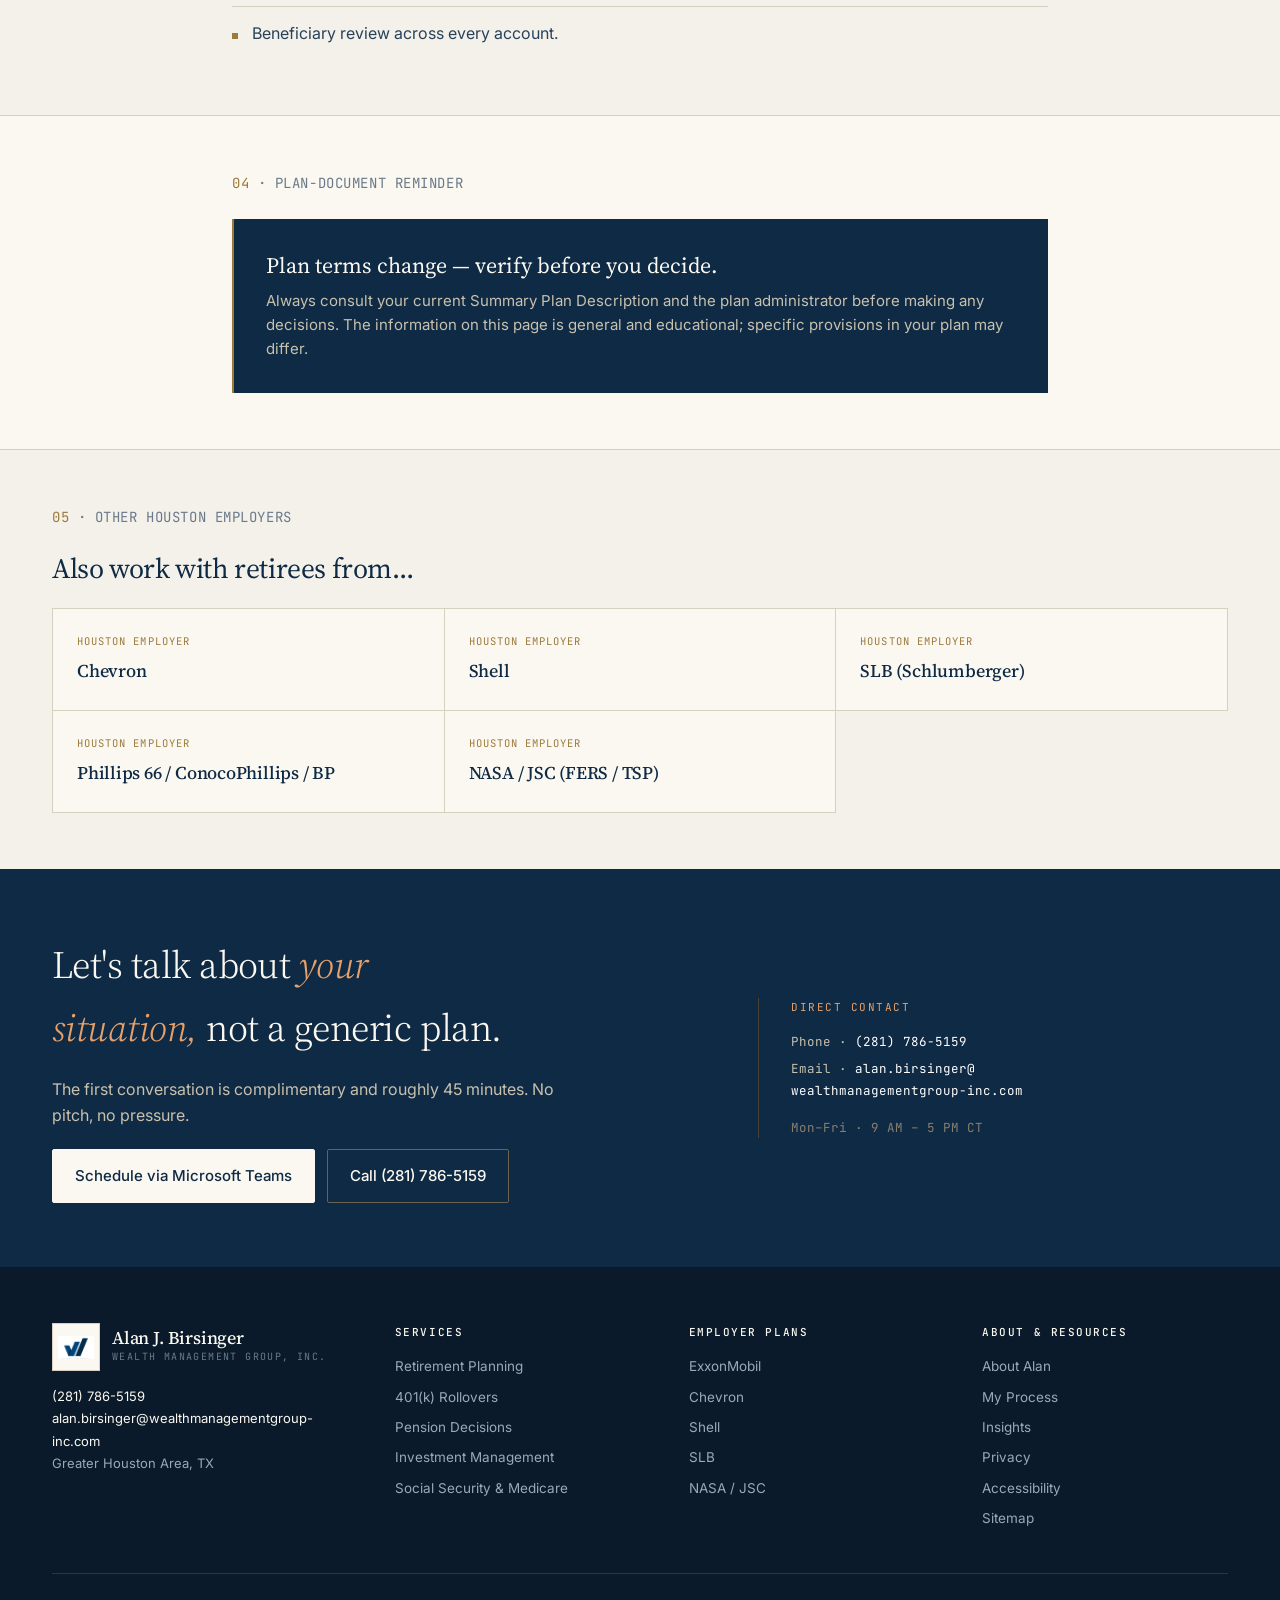
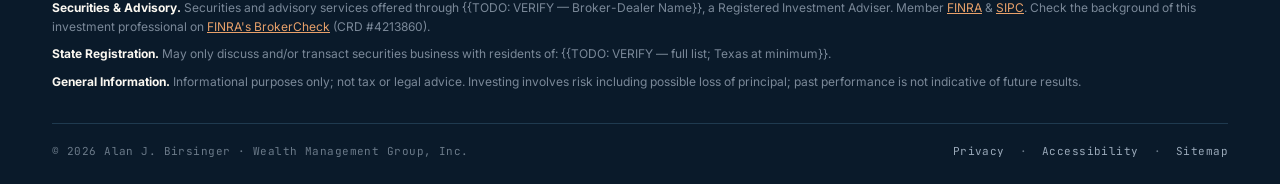
<file: project/employer.html>
<!doctype html>
<html lang="en">
<head>
<meta charset="utf-8" />
<meta name="viewport" content="width=device-width,initial-scale=1" />
<title>Houston Employer-Plan Advisor | Alan J. Birsinger</title>
<meta name="description" content="Independent guidance for current and former employees of major Houston employers." />
<link rel="icon" type="image/png" href="favicon.png" />
<link rel="preconnect" href="https://fonts.googleapis.com" />
<link rel="preconnect" href="https://fonts.gstatic.com" crossorigin />
<link href="https://fonts.googleapis.com/css2?family=Source+Serif+4:opsz,wght@8..60,300;8..60,400;8..60,500;8..60,600&family=Inter:wght@400;500;600;700&family=JetBrains+Mono:wght@400;500&display=swap" rel="stylesheet" />
<link rel="stylesheet" href="site.css" />
<style>
.indep-banner{background:var(--accent-soft);border:1px solid var(--accent);padding:16px 20px;font-size:13.5px;color:var(--ink);margin-bottom:32px;line-height:1.5}
.indep-banner strong{color:var(--accent-deep)}
.cols-2{display:grid;grid-template-columns:1fr 1fr;gap:48px}
@media(max-width:880px){.cols-2{grid-template-columns:1fr;gap:32px}}
.related-emp{display:grid;grid-template-columns:repeat(3,1fr);gap:0;border-top:1px solid var(--rule);border-left:1px solid var(--rule)}
.related-emp a{padding:24px;border-right:1px solid var(--rule);border-bottom:1px solid var(--rule);background:var(--paper);text-decoration:none;color:var(--ink);display:flex;flex-direction:column;gap:6px}
.related-emp a:hover{background:var(--bg-deep)}
.related-emp .lbl{font-family:var(--font-mono);font-size:10.5px;letter-spacing:.1em;text-transform:uppercase;color:var(--accent)}
.related-emp h4{font-family:var(--font-display);font-size:18px;font-weight:500}
@media(max-width:980px){.related-emp{grid-template-columns:1fr 1fr}}
@media(max-width:640px){.related-emp{grid-template-columns:1fr}}
</style>
</head>
<body>
<div id="site-header"></div>
<div class="wrap"><nav class="crumbs"><a href="Alan Birsinger Homepage.html">Home</a><span class="sep">/</span><a href="Alan Birsinger Homepage.html#employers">Employer Plans</a><span class="sep">/</span><span class="here" id="bc-current">Employer</span></nav></div>

<section class="page-hero"><div class="wrap">
  <div class="eyebrow-row"><span class="line"></span><span class="eyebrow" id="emp-eyebrow">Employer Plan · Houston, TX</span></div>
  <h1 id="emp-h1">Employer plan advisor.</h1>
  <p class="lede" id="emp-lede">Loading…</p>
  <div style="display:flex;gap:12px;flex-wrap:wrap;margin-top:24px">
    <a class="btn btn-primary" href="Alan Birsinger Homepage.html#schedule">Schedule a Consultation</a>
    <a class="btn btn-ghost" href="tel:+12817865159">Call (281) 786-5159</a>
  </div>
</div></section>

<section class="section alt"><div class="wrap-narrow">
  <div class="indep-banner" id="emp-disclaimer"><strong>Independence notice:</strong> Loading…</div>
  <div class="cols-2">
    <div>
      <div class="sub"><span style="color:var(--accent)">01</span> · Plan landscape</div>
      <h2 style="margin-bottom:18px;font-size:28px">What you may have.</h2>
      <ul class="list-clean" id="emp-plans"></ul>
    </div>
    <div>
      <div class="sub"><span style="color:var(--accent)">02</span> · Decisions you face</div>
      <h2 style="margin-bottom:18px;font-size:28px">Choices that compound.</h2>
      <ul class="list-clean" id="emp-decisions"></ul>
    </div>
  </div>
</div></section>

<section class="section"><div class="wrap-narrow">
  <div class="sub"><span style="color:var(--accent)">03</span> · How I help</div>
  <h2 style="margin-bottom:24px;font-size:28px" id="emp-help-h">How I help current and former employees.</h2>
  <ul class="list-clean" id="emp-services"></ul>
</div></section>

<section class="section alt"><div class="wrap-narrow">
  <div class="sub"><span style="color:var(--accent)">04</span> · Plan-document reminder</div>
  <div style="background:var(--ink);color:var(--paper);padding:32px;border-left:2px solid var(--accent)">
    <p style="color:var(--paper);margin:0 0 10px;font-family:var(--font-display);font-size:22px;font-weight:400;line-height:1.3">Plan terms change — verify before you decide.</p>
    <p style="color:#c8c1ae;margin:0;font-size:15px;line-height:1.6">Always consult your current Summary Plan Description and the plan administrator before making any decisions. The information on this page is general and educational; specific provisions in your plan may differ.</p>
  </div>
</div></section>

<section class="section"><div class="wrap">
  <div class="sub"><span style="color:var(--accent)">05</span> · Other Houston employers</div>
  <h2 style="margin-bottom:24px;font-size:28px">Also work with retirees from…</h2>
  <div class="related-emp" id="emp-related"></div>
</div></section>

<div id="site-footer"></div>
<script src="employers-data.js"></script>
<script src="chrome.js"></script>
<script>
(function(){
  const id = (location.hash || '').replace(/^#/, '') || 'exxonmobil';
  const all = window.EMPLOYERS || {};
  const emp = all[id];
  if (!emp) { document.getElementById('emp-h1').textContent='Employer not found'; return; }
  document.title = emp.title;
  document.querySelector('meta[name="description"]').setAttribute('content', emp.meta);
  document.getElementById('bc-current').textContent = emp.crumb;
  document.getElementById('emp-eyebrow').textContent = emp.eyebrow;
  document.getElementById('emp-h1').innerHTML = emp.h1;
  document.getElementById('emp-lede').textContent = emp.lede;
  document.getElementById('emp-disclaimer').innerHTML = '<strong>Independence notice.</strong> ' + emp.disclaimer;
  document.getElementById('emp-plans').innerHTML = emp.plans.map(p => `<li>${p}</li>`).join('');
  document.getElementById('emp-decisions').innerHTML = emp.decisions.map(p => `<li>${p}</li>`).join('');
  document.getElementById('emp-services').innerHTML = emp.services.map(p => `<li>${p}</li>`).join('');
  document.getElementById('emp-help-h').textContent = `How I help ${emp.name} employees and retirees.`;
  document.getElementById('emp-related').innerHTML = Object.entries(all).filter(([k])=>k!==id).slice(0,6).map(([k,v]) => `<a href="employer.html#${k}"><span class="lbl">Houston employer</span><h4>${v.name}</h4></a>`).join('');
})();
window.addEventListener('hashchange',()=>location.reload());
</script>
</body></html>
</file>
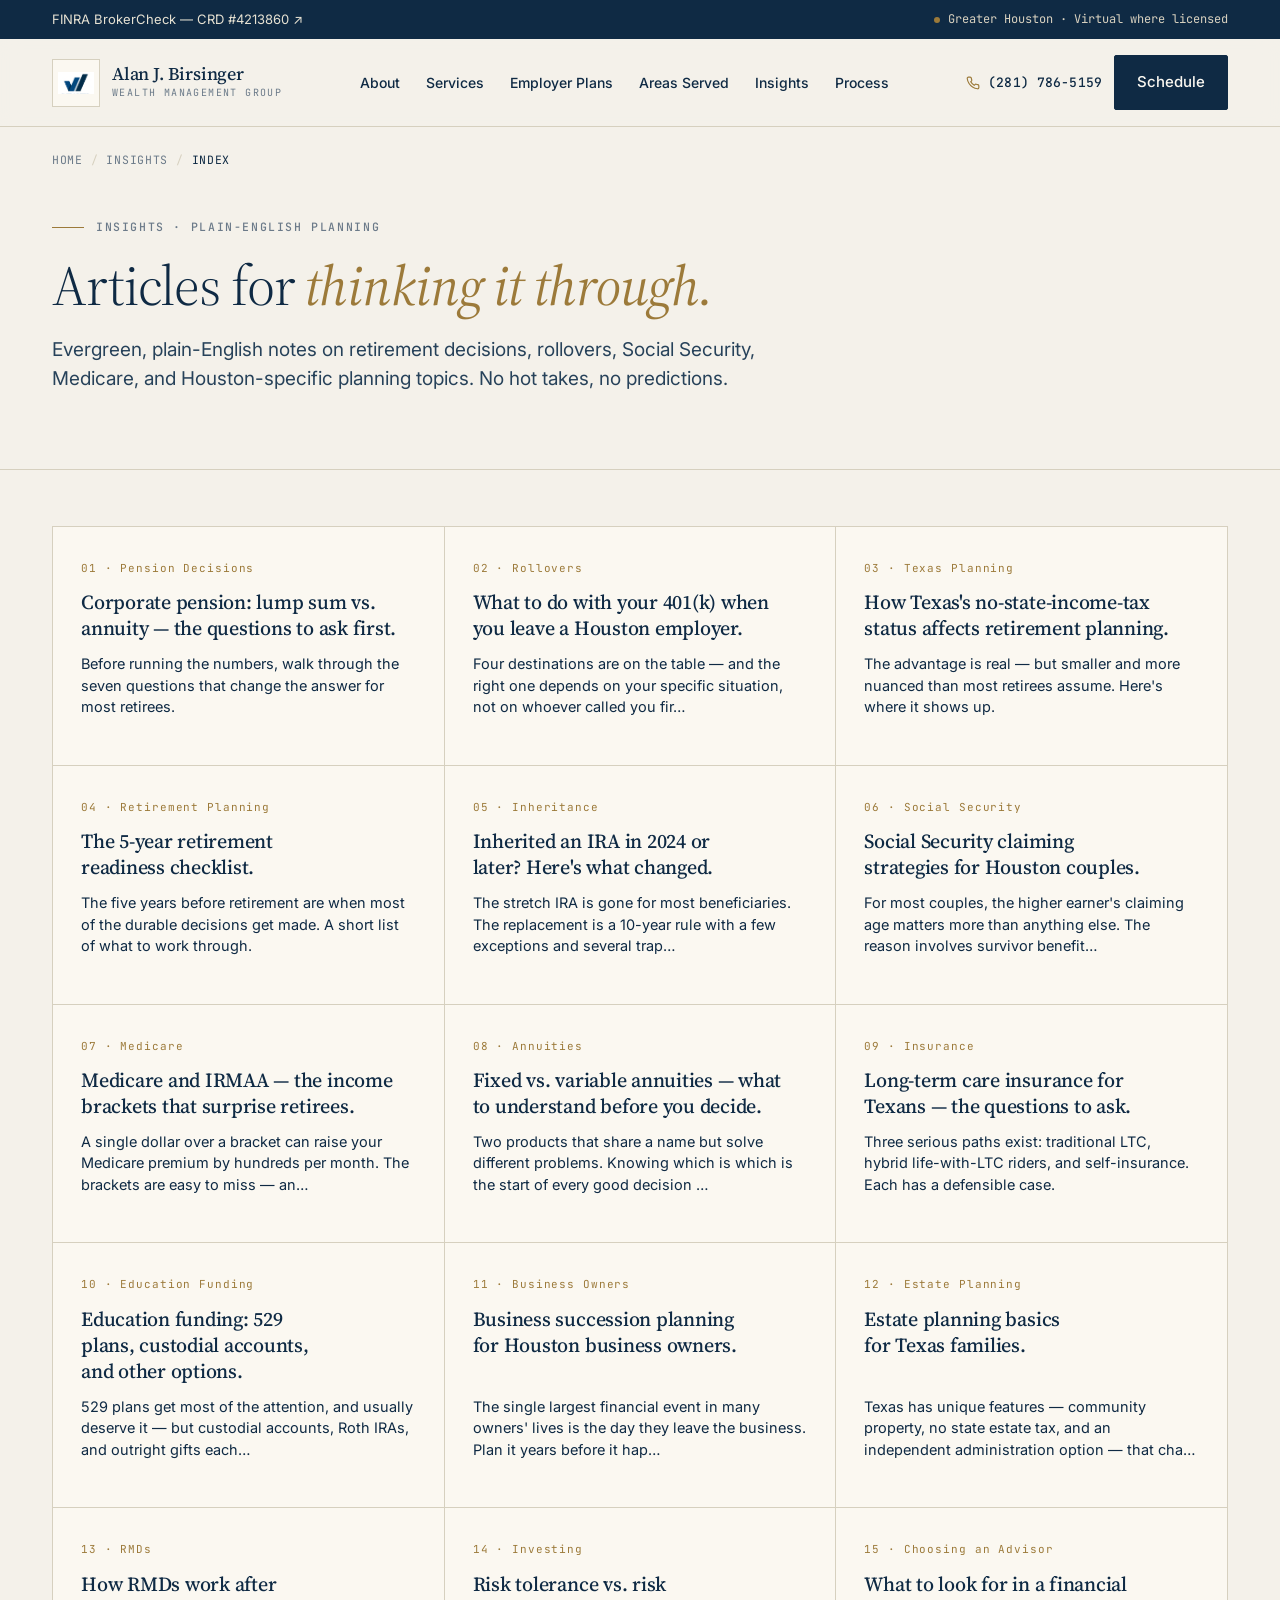
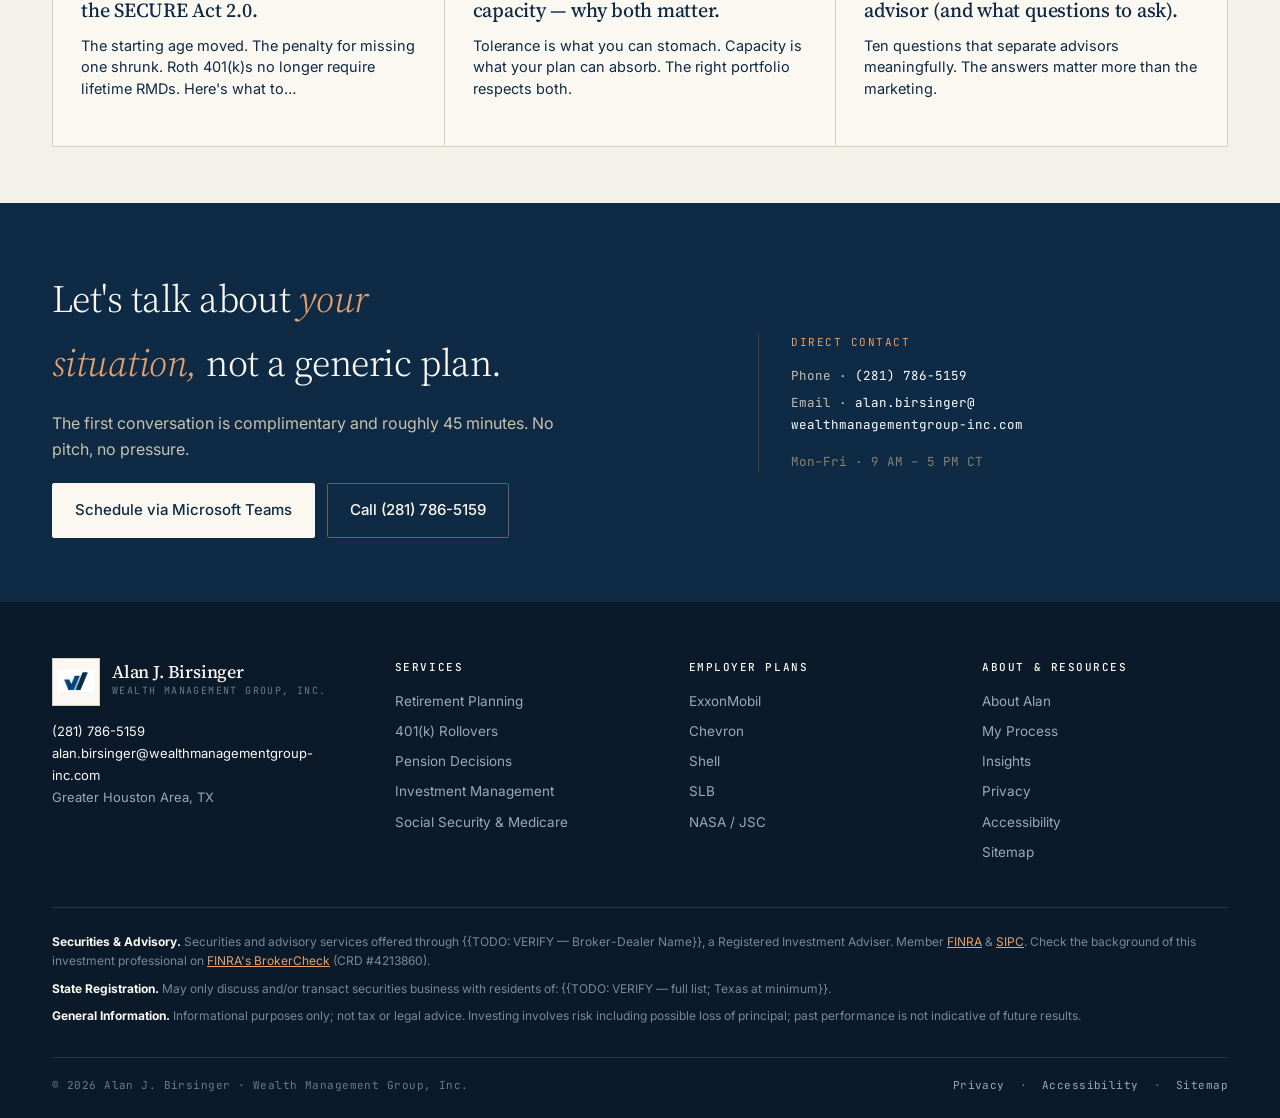
<file: project/insight.html>
<!doctype html>
<html lang="en">
<head>
<meta charset="utf-8" />
<meta name="viewport" content="width=device-width,initial-scale=1" />
<title>Insights | Alan J. Birsinger</title>
<meta name="description" content="Plain-English articles on retirement, rollovers, Social Security, Medicare, and Houston-specific planning topics." />
<link rel="icon" type="image/png" href="favicon.png" />
<link rel="preconnect" href="https://fonts.googleapis.com" />
<link rel="preconnect" href="https://fonts.gstatic.com" crossorigin />
<link href="https://fonts.googleapis.com/css2?family=Source+Serif+4:opsz,wght@8..60,300;8..60,400;8..60,500;8..60,600;8..60,700&family=Inter:wght@400;500;600;700&family=JetBrains+Mono:wght@400;500&display=swap" rel="stylesheet" />
<link rel="stylesheet" href="site.css" />
<style>
.article-body{max-width:680px;margin:0 auto}
.article-body p{font-size:18px;line-height:1.7;color:var(--ink-soft);margin:0 0 18px}
.article-body h2{font-family:var(--font-display);font-size:28px;font-weight:500;color:var(--ink);margin:48px 0 18px;line-height:1.25}
.article-body h3{font-family:var(--font-display);font-size:21px;font-weight:500;color:var(--ink);margin:32px 0 12px}
.article-body ul{margin:0 0 18px 0;padding-left:0;list-style:none}
.article-body li{font-size:17px;line-height:1.6;color:var(--ink-soft);padding:8px 0 8px 28px;border-bottom:1px solid var(--rule);position:relative}
.article-body li:before{content:"";position:absolute;left:0;top:18px;width:14px;height:1px;background:var(--accent)}
.article-meta{display:flex;gap:24px;flex-wrap:wrap;font-family:var(--font-mono);font-size:11px;letter-spacing:.08em;text-transform:uppercase;color:var(--ink-soft);margin-bottom:32px;padding-bottom:24px;border-bottom:1px solid var(--rule)}
.article-meta .accent{color:var(--accent)}
.disc-block{background:var(--bg-deep);border-left:2px solid var(--accent);padding:24px 28px;margin:48px 0 0;font-size:14.5px;line-height:1.6;color:var(--ink-soft)}
.related-articles{display:grid;grid-template-columns:repeat(3,1fr);gap:0;border-top:1px solid var(--rule);border-left:1px solid var(--rule);margin-top:48px}
.related-articles a{padding:24px;border-right:1px solid var(--rule);border-bottom:1px solid var(--rule);text-decoration:none;color:var(--ink);background:var(--paper)}
.related-articles a:hover{background:var(--bg-deep)}
.related-articles .lbl{font-family:var(--font-mono);font-size:10.5px;letter-spacing:.08em;color:var(--accent);text-transform:uppercase;margin-bottom:8px;display:block}
.related-articles h4{font-family:var(--font-display);font-size:17px;font-weight:500;line-height:1.3}
@media(max-width:880px){.related-articles{grid-template-columns:1fr}}
.index-grid{display:grid;grid-template-columns:repeat(3,1fr);gap:0;border-top:1px solid var(--rule);border-left:1px solid var(--rule)}
.index-grid a{padding:32px 28px;border-right:1px solid var(--rule);border-bottom:1px solid var(--rule);background:var(--paper);text-decoration:none;color:var(--ink);display:flex;flex-direction:column;gap:12px;min-height:200px}
.index-grid a:hover{background:var(--bg-deep)}
.index-grid .num{font-family:var(--font-mono);font-size:11px;letter-spacing:.08em;color:var(--accent)}
.index-grid h3{font-family:var(--font-display);font-size:20px;font-weight:500;line-height:1.3;color:var(--ink)}
.index-grid p{font-size:14.5px;color:var(--ink-soft);line-height:1.5;margin-top:auto}
@media(max-width:980px){.index-grid{grid-template-columns:1fr 1fr}}
@media(max-width:640px){.index-grid{grid-template-columns:1fr}}
</style>
</head>
<body>
<div id="site-header"></div>
<div class="wrap"><nav class="crumbs"><a href="Alan Birsinger Homepage.html">Home</a><span class="sep">/</span><a href="insight.html">Insights</a><span class="sep">/</span><span class="here" id="bc-current">Index</span></nav></div>

<div id="article-view" style="display:none">
  <section class="page-hero"><div class="wrap-narrow">
    <div class="article-meta">
      <span class="accent" id="art-cat">Category</span>
      <span id="art-date">Date</span>
      <span id="art-read">— min read</span>
    </div>
    <h1 id="art-h1" style="font-size:42px;line-height:1.15">Article title.</h1>
    <p class="lede" id="art-lede">Loading…</p>
  </div></section>

  <section class="section"><div class="wrap-narrow">
    <div class="article-body" id="art-body"></div>
    <div class="disc-block" id="art-disc">
      <strong style="color:var(--ink)">Disclaimer.</strong> This material is for general information only and is not intended to provide specific advice or recommendations for any individual. Consult a qualified professional regarding your specific situation.
    </div>
    <div class="related-articles" id="art-related"></div>
    <div style="text-align:center;padding:48px 0 0">
      <a class="btn btn-primary" href="Alan Birsinger Homepage.html#schedule">Schedule a Consultation</a>
    </div>
  </div></section>
</div>

<div id="index-view">
  <section class="page-hero"><div class="wrap">
    <div class="eyebrow-row"><span class="line"></span><span class="eyebrow">Insights · Plain-English Planning</span></div>
    <h1>Articles for <em>thinking it through.</em></h1>
    <p class="lede">Evergreen, plain-English notes on retirement decisions, rollovers, Social Security, Medicare, and Houston-specific planning topics. No hot takes, no predictions.</p>
  </div></section>
  <section class="section"><div class="wrap"><div class="index-grid" id="index-grid"></div></div></section>
</div>

<div id="site-footer"></div>
<script src="insights-data.js"></script>
<script src="chrome.js"></script>
<script>
(function(){
  const id = (location.hash || '').replace(/^#/, '');
  const all = window.INSIGHTS || {};
  const order = window.INSIGHTS_ORDER || Object.keys(all);
  if (!id) {
    document.getElementById('article-view').style.display='none';
    document.getElementById('index-view').style.display='block';
    document.getElementById('index-grid').innerHTML = order.map((k,i) => {
      const a = all[k]; if (!a) return '';
      return `<a href="insight.html#${k}"><span class="num">${String(i+1).padStart(2,'0')} · ${a.cat}</span><h3>${a.h1}</h3><p>${a.lede.length>120?a.lede.slice(0,120)+'…':a.lede}</p></a>`;
    }).join('');
    return;
  }
  const a = all[id];
  if (!a) { document.getElementById('index-view').style.display='block'; return; }
  document.getElementById('index-view').style.display='none';
  document.getElementById('article-view').style.display='block';
  document.title = a.title;
  document.querySelector('meta[name="description"]').setAttribute('content', a.meta);
  document.getElementById('bc-current').textContent = a.crumb || a.h1;
  document.getElementById('art-cat').textContent = a.cat;
  document.getElementById('art-date').textContent = a.date;
  document.getElementById('art-read').textContent = a.read;
  document.getElementById('art-h1').textContent = a.h1;
  document.getElementById('art-lede').textContent = a.lede;
  document.getElementById('art-body').innerHTML = a.body.map(s => {
    if (s.h) return `<h2>${s.h}</h2>` + (s.p?s.p.map(p=>`<p>${p}</p>`).join(''):'') + (s.list?`<ul>${s.list.map(l=>`<li>${l}</li>`).join('')}</ul>`:'');
    return s.p ? s.p.map(p=>`<p>${p}</p>`).join('') : (s.list?`<ul>${s.list.map(l=>`<li>${l}</li>`).join('')}</ul>`:'');
  }).join('');
  const others = order.filter(k=>k!==id).slice(0,3);
  document.getElementById('art-related').innerHTML = others.map(k=>{const o=all[k];return `<a href="insight.html#${k}"><span class="lbl">${o.cat}</span><h4>${o.h1}</h4></a>`}).join('');
})();
window.addEventListener('hashchange',()=>location.reload());
</script>
</body></html>
</file>
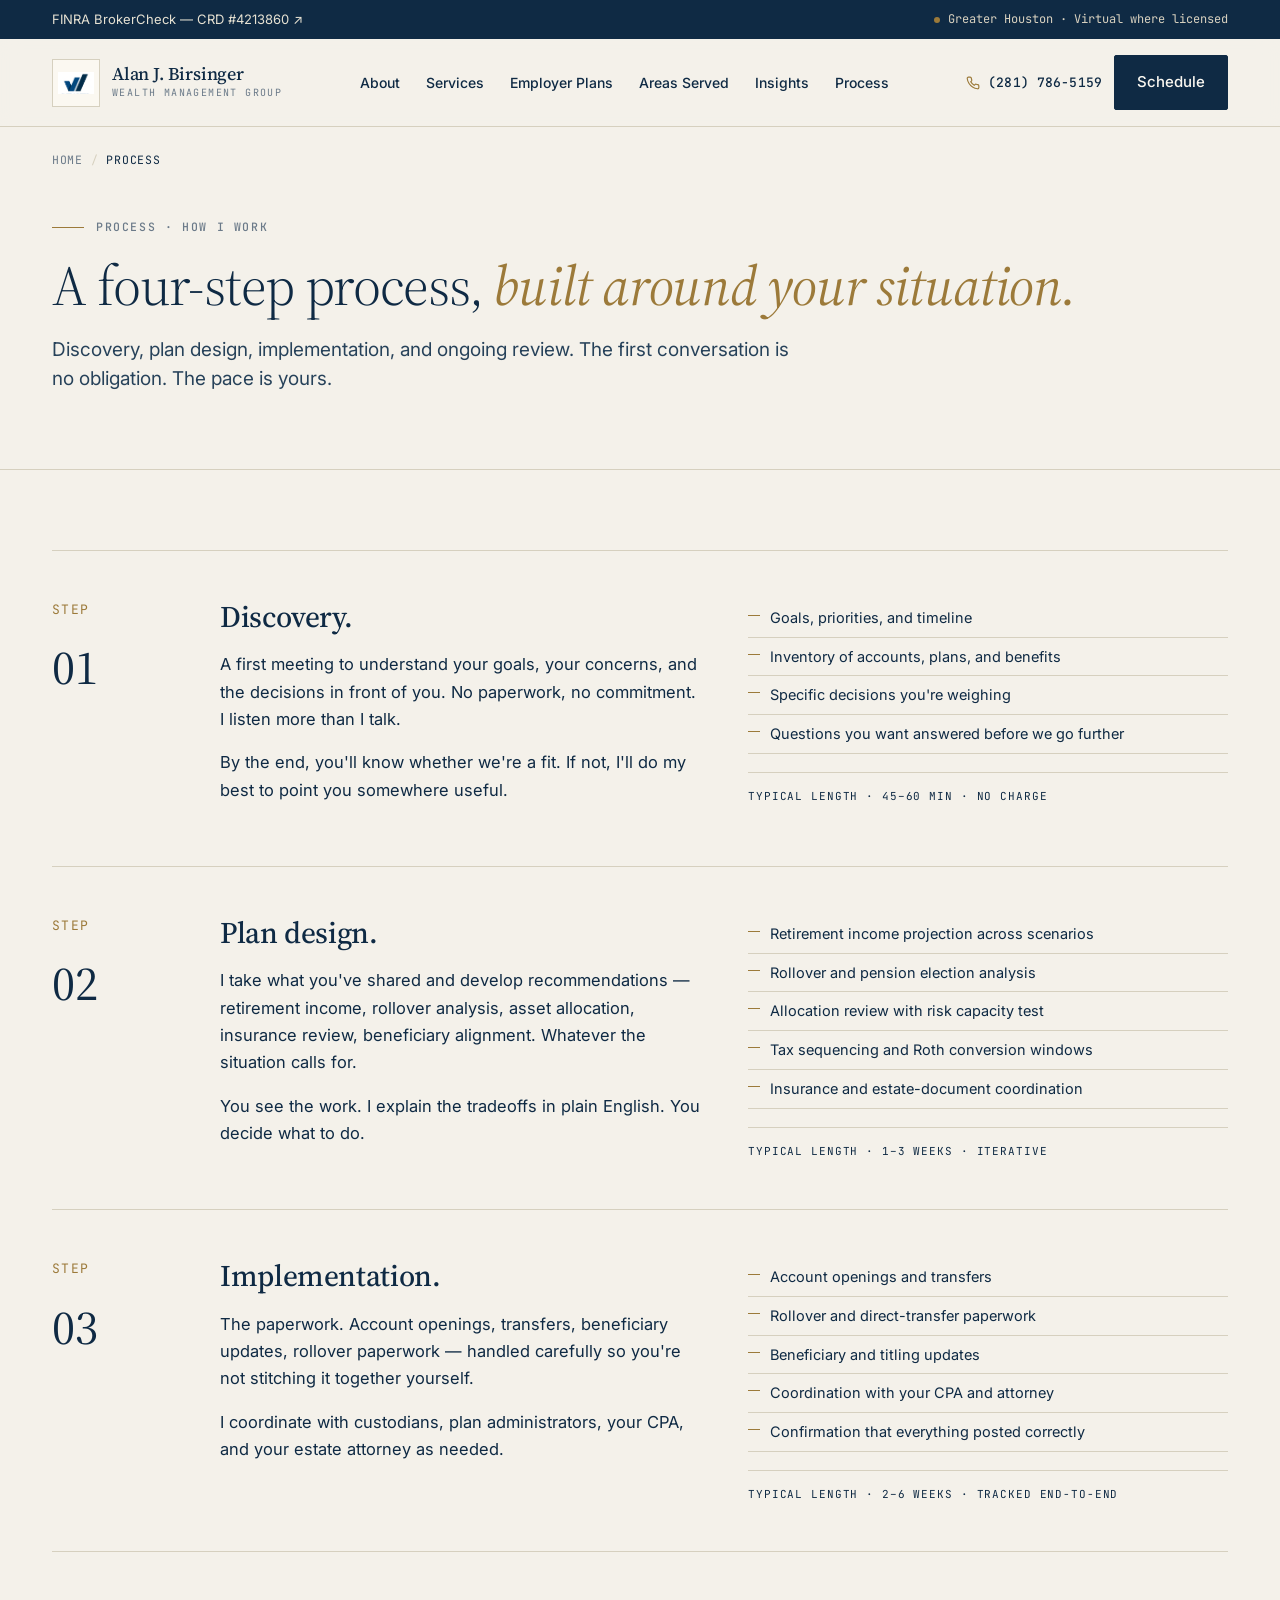
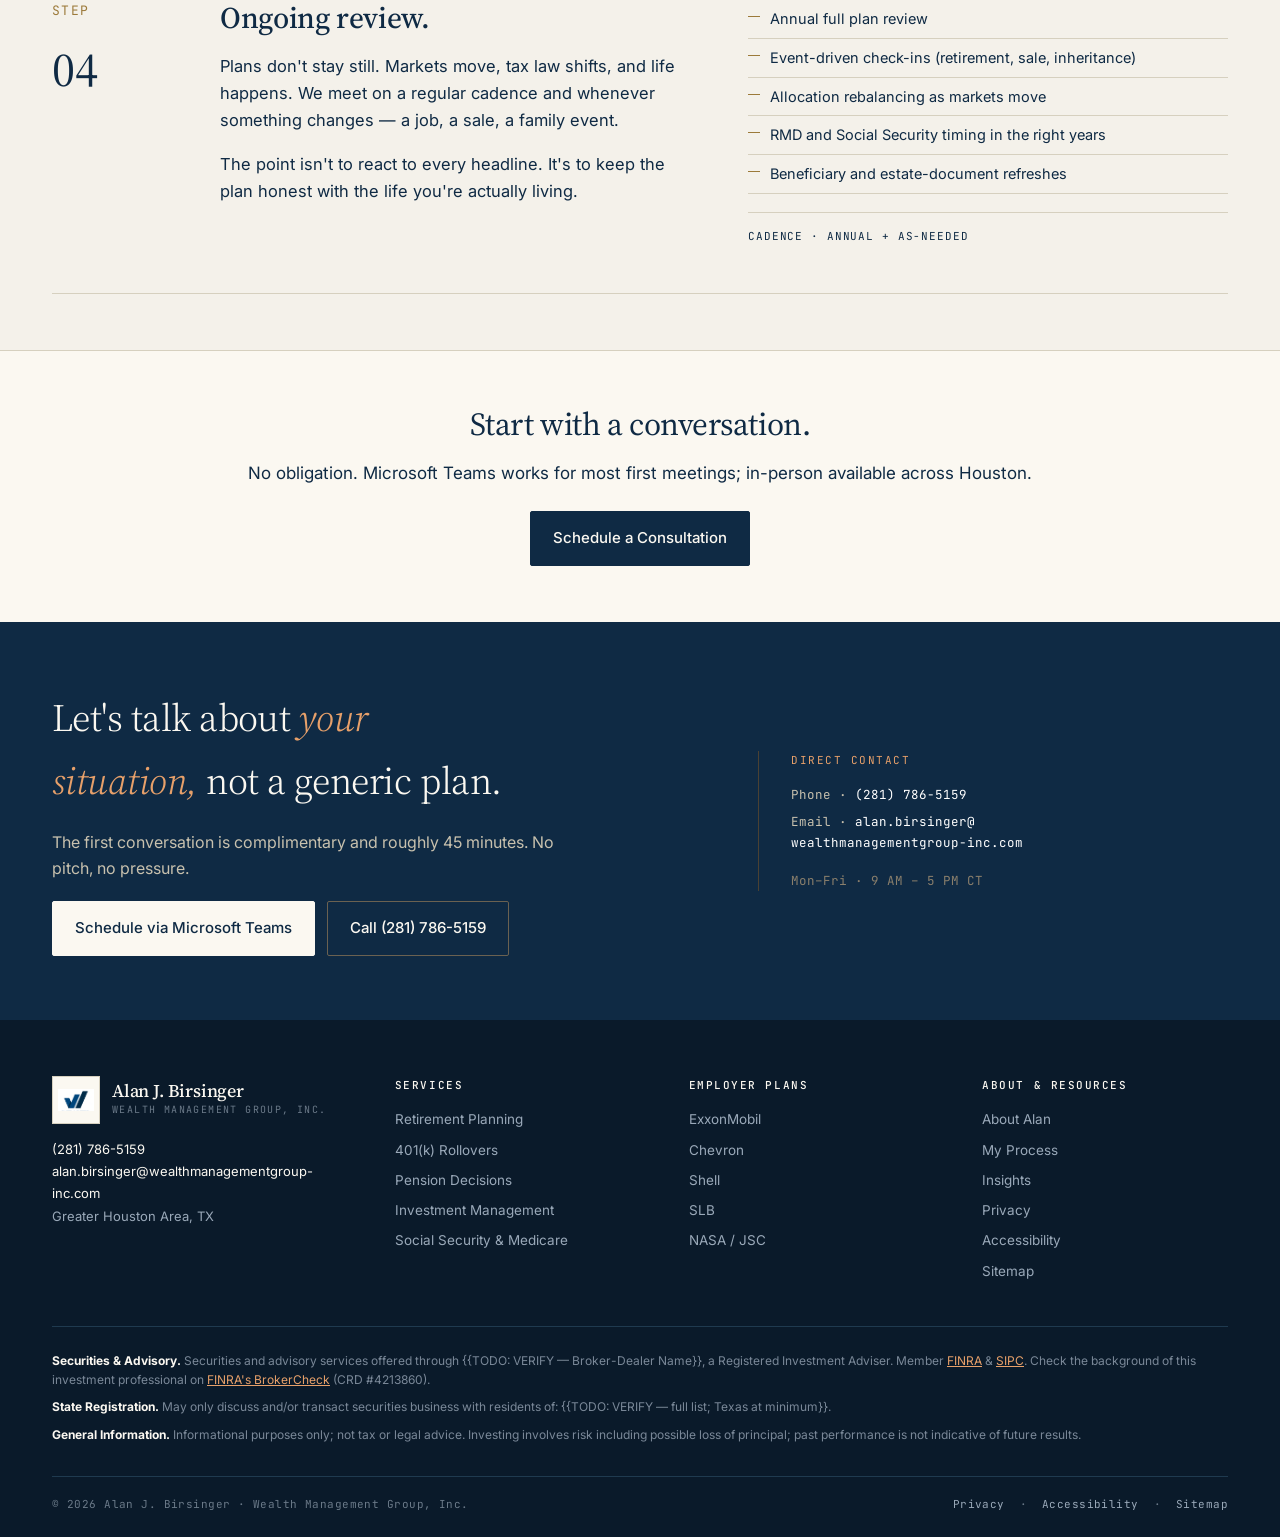
<file: project/process.html>
<!doctype html>
<html lang="en">
<head>
<meta charset="utf-8" />
<meta name="viewport" content="width=device-width,initial-scale=1" />
<title>How I Work With Clients | Alan J. Birsinger Process</title>
<meta name="description" content="A four-step financial planning process: Discover, Plan, Implement, Review. Houston-based, no-obligation introduction." />
<link rel="icon" type="image/png" href="favicon.png" />
<link rel="preconnect" href="https://fonts.googleapis.com" />
<link rel="preconnect" href="https://fonts.gstatic.com" crossorigin />
<link href="https://fonts.googleapis.com/css2?family=Source+Serif+4:opsz,wght@8..60,300;8..60,400;8..60,500;8..60,600&family=Inter:wght@400;500;600;700&family=JetBrains+Mono:wght@400;500&display=swap" rel="stylesheet" />
<link rel="stylesheet" href="site.css" />
<style>
.steps-rail{display:grid;grid-template-columns:1fr;gap:0;border-top:1px solid var(--rule);margin-top:24px}
.step-row{display:grid;grid-template-columns:120px 1fr 1fr;gap:48px;padding:48px 0;border-bottom:1px solid var(--rule);align-items:start}
.step-row .num{font-family:var(--font-mono);font-size:13px;letter-spacing:.1em;color:var(--accent);text-transform:uppercase}
.step-row .num strong{display:block;font-family:var(--font-display);font-size:48px;color:var(--ink);font-weight:400;margin-top:8px;letter-spacing:0}
.step-row h3{font-family:var(--font-display);font-size:30px;font-weight:500;margin-bottom:14px;line-height:1.2}
.step-row p{font-size:16.5px;color:var(--ink-soft);line-height:1.65;margin-bottom:14px}
.step-row ul{list-style:none;padding:0;margin:0}
.step-row li{font-size:14.5px;color:var(--ink-soft);padding:8px 0 8px 22px;border-bottom:1px solid var(--rule);position:relative;line-height:1.5}
.step-row li:before{content:"";position:absolute;left:0;top:16px;width:12px;height:1px;background:var(--accent)}
.step-row .meta{font-family:var(--font-mono);font-size:11px;letter-spacing:.08em;color:var(--ink-soft);text-transform:uppercase;margin-top:18px;padding-top:14px;border-top:1px solid var(--rule)}
@media(max-width:880px){.step-row{grid-template-columns:1fr;gap:18px;padding:36px 0}}
</style>
</head>
<body>
<div id="site-header"></div>
<div class="wrap"><nav class="crumbs"><a href="Alan Birsinger Homepage.html">Home</a><span class="sep">/</span><span class="here">Process</span></nav></div>

<section class="page-hero"><div class="wrap">
  <div class="eyebrow-row"><span class="line"></span><span class="eyebrow">Process · How I Work</span></div>
  <h1>A four-step process, <em>built around your situation.</em></h1>
  <p class="lede">Discovery, plan design, implementation, and ongoing review. The first conversation is no obligation. The pace is yours.</p>
</div></section>

<section class="section"><div class="wrap"><div class="steps-rail">

  <div class="step-row">
    <div class="num">Step<strong>01</strong></div>
    <div>
      <h3>Discovery.</h3>
      <p>A first meeting to understand your goals, your concerns, and the decisions in front of you. No paperwork, no commitment. I listen more than I talk.</p>
      <p>By the end, you'll know whether we're a fit. If not, I'll do my best to point you somewhere useful.</p>
    </div>
    <div>
      <ul>
        <li>Goals, priorities, and timeline</li>
        <li>Inventory of accounts, plans, and benefits</li>
        <li>Specific decisions you're weighing</li>
        <li>Questions you want answered before we go further</li>
      </ul>
      <div class="meta">Typical length · 45–60 min · No charge</div>
    </div>
  </div>

  <div class="step-row">
    <div class="num">Step<strong>02</strong></div>
    <div>
      <h3>Plan design.</h3>
      <p>I take what you've shared and develop recommendations — retirement income, rollover analysis, asset allocation, insurance review, beneficiary alignment. Whatever the situation calls for.</p>
      <p>You see the work. I explain the tradeoffs in plain English. You decide what to do.</p>
    </div>
    <div>
      <ul>
        <li>Retirement income projection across scenarios</li>
        <li>Rollover and pension election analysis</li>
        <li>Allocation review with risk capacity test</li>
        <li>Tax sequencing and Roth conversion windows</li>
        <li>Insurance and estate-document coordination</li>
      </ul>
      <div class="meta">Typical length · 1–3 weeks · Iterative</div>
    </div>
  </div>

  <div class="step-row">
    <div class="num">Step<strong>03</strong></div>
    <div>
      <h3>Implementation.</h3>
      <p>The paperwork. Account openings, transfers, beneficiary updates, rollover paperwork — handled carefully so you're not stitching it together yourself.</p>
      <p>I coordinate with custodians, plan administrators, your CPA, and your estate attorney as needed.</p>
    </div>
    <div>
      <ul>
        <li>Account openings and transfers</li>
        <li>Rollover and direct-transfer paperwork</li>
        <li>Beneficiary and titling updates</li>
        <li>Coordination with your CPA and attorney</li>
        <li>Confirmation that everything posted correctly</li>
      </ul>
      <div class="meta">Typical length · 2–6 weeks · Tracked end-to-end</div>
    </div>
  </div>

  <div class="step-row">
    <div class="num">Step<strong>04</strong></div>
    <div>
      <h3>Ongoing review.</h3>
      <p>Plans don't stay still. Markets move, tax law shifts, and life happens. We meet on a regular cadence and whenever something changes — a job, a sale, a family event.</p>
      <p>The point isn't to react to every headline. It's to keep the plan honest with the life you're actually living.</p>
    </div>
    <div>
      <ul>
        <li>Annual full plan review</li>
        <li>Event-driven check-ins (retirement, sale, inheritance)</li>
        <li>Allocation rebalancing as markets move</li>
        <li>RMD and Social Security timing in the right years</li>
        <li>Beneficiary and estate-document refreshes</li>
      </ul>
      <div class="meta">Cadence · Annual + as-needed</div>
    </div>
  </div>

</div></div></section>

<section class="section alt"><div class="wrap-narrow" style="text-align:center">
  <h2 style="font-size:32px;margin-bottom:14px">Start with a conversation.</h2>
  <p style="color:var(--ink-soft);margin-bottom:24px">No obligation. Microsoft Teams works for most first meetings; in-person available across Houston.</p>
  <a class="btn btn-primary" href="contact.html">Schedule a Consultation</a>
</div></section>

<div id="site-footer"></div>
<script src="chrome.js"></script>
</body></html>
</file>
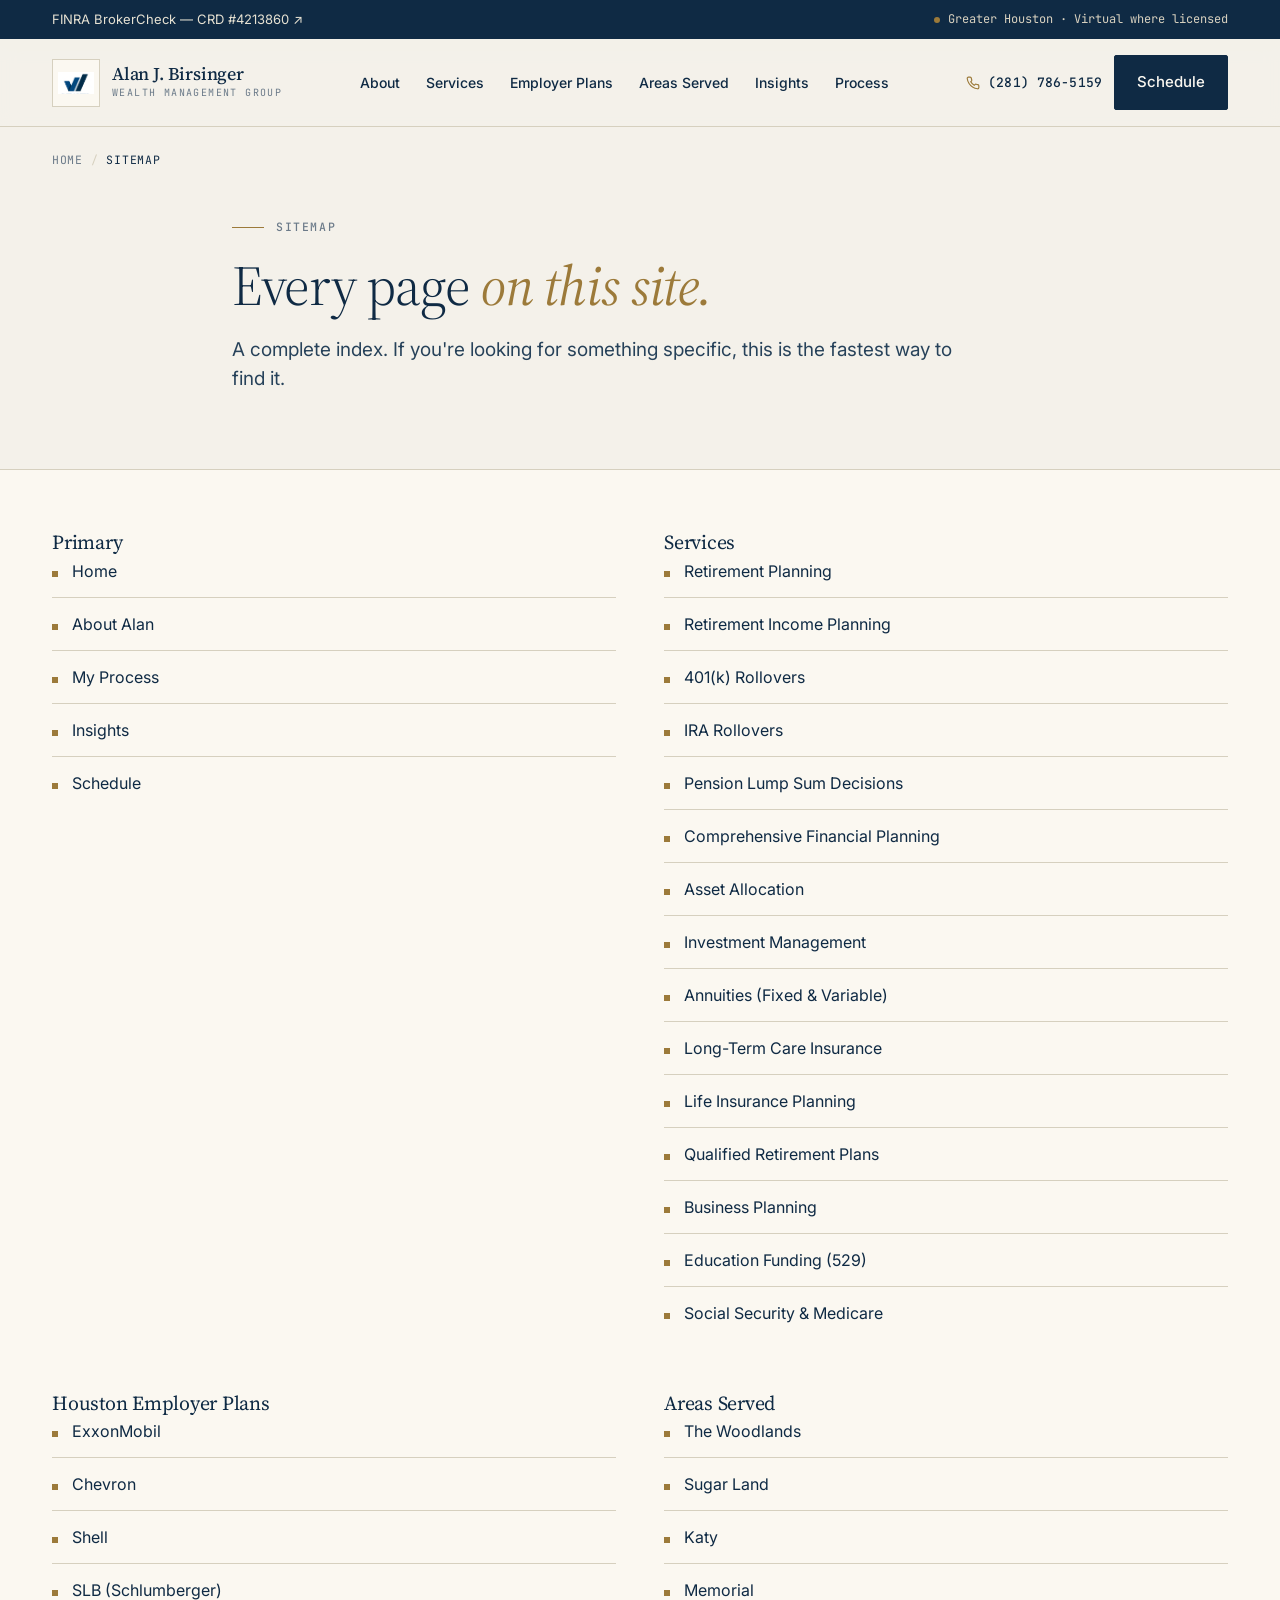
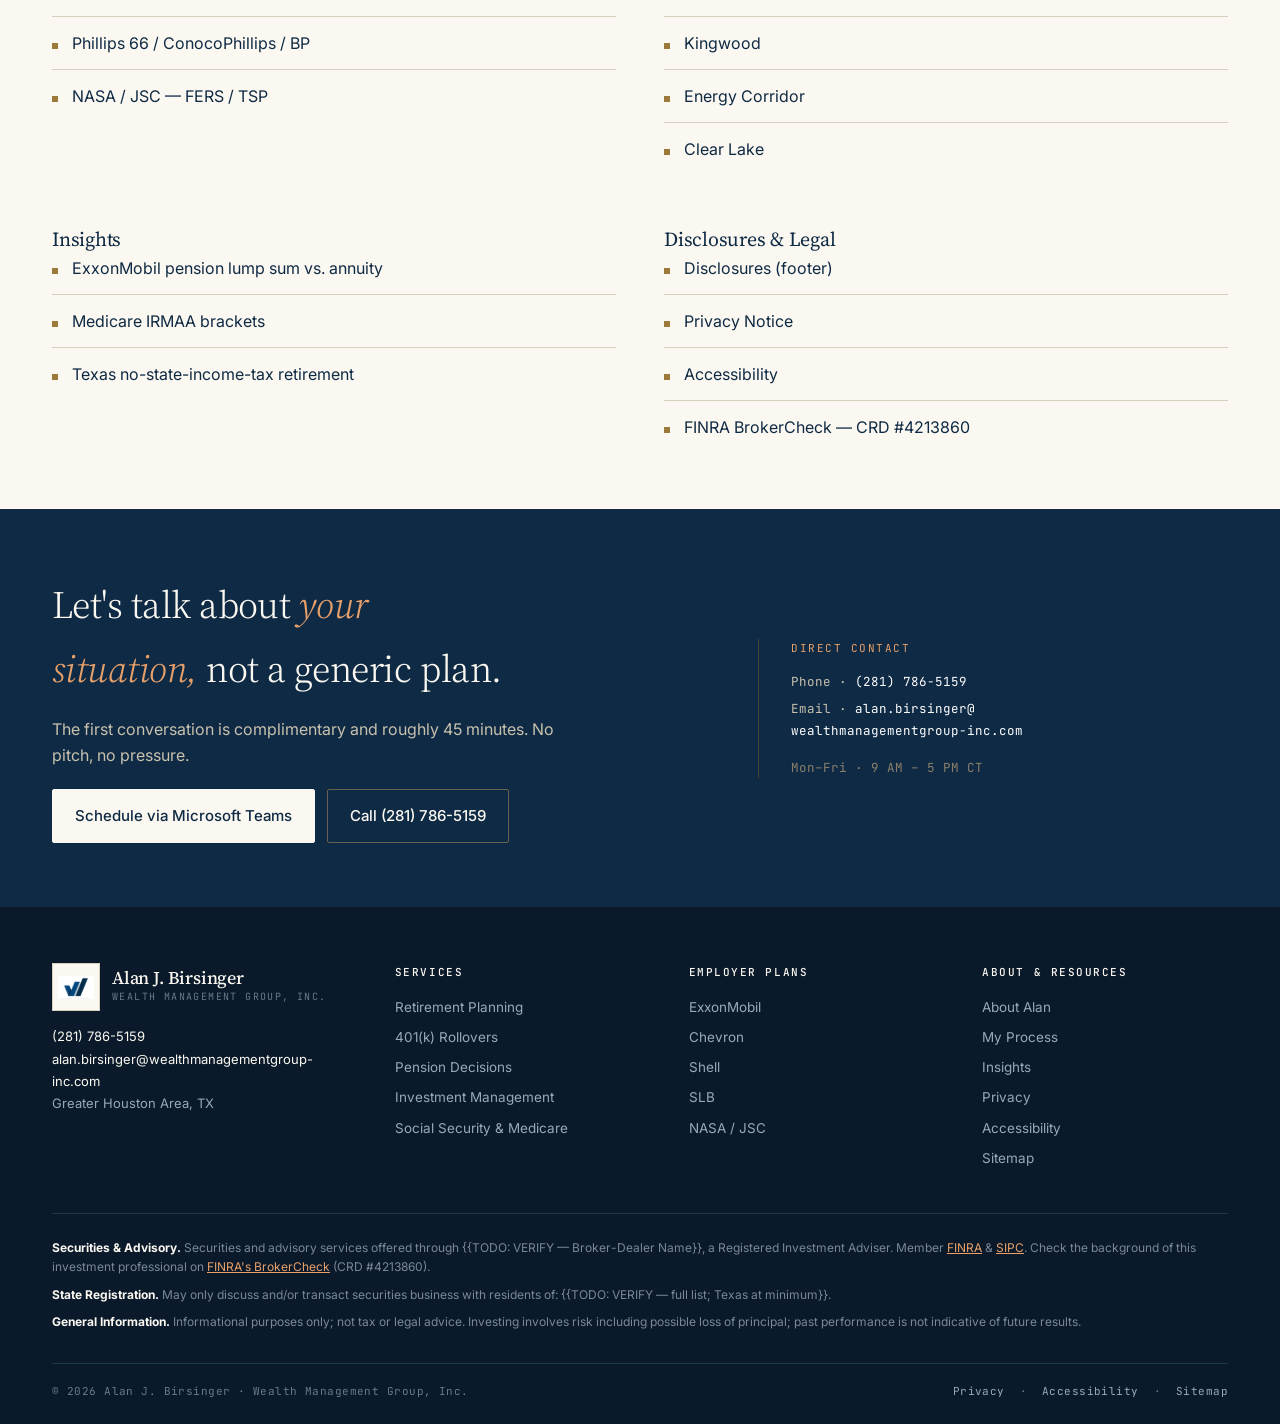
<file: project/sitemap.html>
<!doctype html>
<html lang="en"><head>
<meta charset="utf-8" /><meta name="viewport" content="width=device-width,initial-scale=1" />
<title>Sitemap | Alan J. Birsinger</title>
<meta name="description" content="All pages on this site." />
<link rel="icon" type="image/png" href="favicon.png" />
<link rel="apple-touch-icon" href="favicon.png" />
<link rel="preconnect" href="https://fonts.googleapis.com" />
<link rel="preconnect" href="https://fonts.gstatic.com" crossorigin />
<link href="https://fonts.googleapis.com/css2?family=Source+Serif+4:opsz,wght@8..60,300;8..60,400;8..60,500;8..60,600&family=Inter:wght@400;500;600;700&family=JetBrains+Mono:wght@400;500&display=swap" rel="stylesheet" />
<link rel="stylesheet" href="site.css" />
</head><body>
<div id="site-header"></div><div class="wrap"><nav class="crumbs"><a href="Alan Birsinger Homepage.html">Home</a><span class="sep">/</span><span class="here">Sitemap</span></nav></div>
<section class="page-hero"><div class="wrap-narrow">
  <div class="eyebrow-row"><span class="line"></span><span class="eyebrow">Sitemap</span></div>
  <h1>Every page <em>on this site.</em></h1>
  <p class="lede">A complete index. If you're looking for something specific, this is the fastest way to find it.</p>
</div></section>
<section class="section alt"><div class="wrap" style="display:grid;grid-template-columns:1fr 1fr;gap:48px"><div><h3>Primary</h3><ul class="list-clean"><li><a href="Alan Birsinger Homepage.html" style="color:var(--ink);text-decoration:none">Home</a></li><li><a href="Alan Birsinger Homepage.html#about" style="color:var(--ink);text-decoration:none">About Alan</a></li><li><a href="Alan Birsinger Homepage.html#process" style="color:var(--ink);text-decoration:none">My Process</a></li><li><a href="Alan Birsinger Homepage.html#insights" style="color:var(--ink);text-decoration:none">Insights</a></li><li><a href="Alan Birsinger Homepage.html#schedule" style="color:var(--ink);text-decoration:none">Schedule</a></li></ul></div><div><h3>Services</h3><ul class="list-clean"><li><a href="service.html#retirement-planning-houston" style="color:var(--ink);text-decoration:none">Retirement Planning</a></li><li><a href="service.html#retirement-income-planning" style="color:var(--ink);text-decoration:none">Retirement Income Planning</a></li><li><a href="service.html#401k-rollover-houston" style="color:var(--ink);text-decoration:none">401(k) Rollovers</a></li><li><a href="service.html#ira-rollover-houston" style="color:var(--ink);text-decoration:none">IRA Rollovers</a></li><li><a href="service.html#pension-lump-sum-decisions" style="color:var(--ink);text-decoration:none">Pension Lump Sum Decisions</a></li><li><a href="service.html#comprehensive-financial-planning" style="color:var(--ink);text-decoration:none">Comprehensive Financial Planning</a></li><li><a href="service.html#asset-allocation" style="color:var(--ink);text-decoration:none">Asset Allocation</a></li><li><a href="service.html#investment-management-houston" style="color:var(--ink);text-decoration:none">Investment Management</a></li><li><a href="service.html#annuities-fixed-and-variable" style="color:var(--ink);text-decoration:none">Annuities (Fixed & Variable)</a></li><li><a href="service.html#long-term-care-insurance-houston" style="color:var(--ink);text-decoration:none">Long-Term Care Insurance</a></li><li><a href="service.html#life-insurance-planning" style="color:var(--ink);text-decoration:none">Life Insurance Planning</a></li><li><a href="service.html#qualified-retirement-plans" style="color:var(--ink);text-decoration:none">Qualified Retirement Plans</a></li><li><a href="service.html#business-planning" style="color:var(--ink);text-decoration:none">Business Planning</a></li><li><a href="service.html#education-funding-529" style="color:var(--ink);text-decoration:none">Education Funding (529)</a></li><li><a href="service.html#social-security-and-medicare-planning" style="color:var(--ink);text-decoration:none">Social Security & Medicare</a></li></ul></div><div><h3>Houston Employer Plans</h3><ul class="list-clean"><li><a href="employer.html#exxonmobil" style="color:var(--ink);text-decoration:none">ExxonMobil</a></li><li><a href="employer.html#chevron" style="color:var(--ink);text-decoration:none">Chevron</a></li><li><a href="employer.html#shell" style="color:var(--ink);text-decoration:none">Shell</a></li><li><a href="employer.html#slb" style="color:var(--ink);text-decoration:none">SLB (Schlumberger)</a></li><li><a href="employer.html#phillips66" style="color:var(--ink);text-decoration:none">Phillips 66 / ConocoPhillips / BP</a></li><li><a href="employer.html#nasa-jsc" style="color:var(--ink);text-decoration:none">NASA / JSC — FERS / TSP</a></li></ul></div><div><h3>Areas Served</h3><ul class="list-clean"><li><a href="area.html#the-woodlands" style="color:var(--ink);text-decoration:none">The Woodlands</a></li><li><a href="area.html#sugar-land" style="color:var(--ink);text-decoration:none">Sugar Land</a></li><li><a href="area.html#katy" style="color:var(--ink);text-decoration:none">Katy</a></li><li><a href="area.html#memorial" style="color:var(--ink);text-decoration:none">Memorial</a></li><li><a href="area.html#kingwood" style="color:var(--ink);text-decoration:none">Kingwood</a></li><li><a href="area.html#energy-corridor" style="color:var(--ink);text-decoration:none">Energy Corridor</a></li><li><a href="area.html#clear-lake" style="color:var(--ink);text-decoration:none">Clear Lake</a></li></ul></div><div><h3>Insights</h3><ul class="list-clean"><li><a href="insight.html#exxonmobil-pension-lump-sum-vs-annuity" style="color:var(--ink);text-decoration:none">ExxonMobil pension lump sum vs. annuity</a></li><li><a href="insight.html#medicare-irmaa-brackets" style="color:var(--ink);text-decoration:none">Medicare IRMAA brackets</a></li><li><a href="insight.html#texas-no-state-income-tax-retirement" style="color:var(--ink);text-decoration:none">Texas no-state-income-tax retirement</a></li></ul></div><div><h3>Disclosures & Legal</h3><ul class="list-clean"><li><a href="Alan Birsinger Homepage.html#disclosures" style="color:var(--ink);text-decoration:none">Disclosures (footer)</a></li><li><a href="privacy.html" style="color:var(--ink);text-decoration:none">Privacy Notice</a></li><li><a href="accessibility.html" style="color:var(--ink);text-decoration:none">Accessibility</a></li><li><a href="https://brokercheck.finra.org/individual/summary/4213860" style="color:var(--ink);text-decoration:none">FINRA BrokerCheck — CRD #4213860</a></li></ul></div></div></section><div id="site-footer"></div>
<script src="chrome.js"></script>
</body></html>
</file>
<file: project/site.css>
/* Shared chrome for stub/secondary pages — Alan Birsinger site */
:root{
  --bg:#f4f1ea;--bg-deep:#e9e3d5;--paper:#fbf8f1;
  --ink:#0f2a44;--ink-2:#27425a;--ink-3:#6b7a89;
  --rule:#d6d0bf;--accent:#9c7a3a;--accent-deep:#7e5e22;--accent-soft:#ece2c8;
  --font-display:"Source Serif 4",Georgia,serif;
  --font-body:"Inter",system-ui,sans-serif;
  --font-mono:"JetBrains Mono",ui-monospace,monospace;
}
*{box-sizing:border-box}
html,body{margin:0;padding:0}
body{background:var(--bg);color:var(--ink);font-family:var(--font-body);font-size:17px;line-height:1.65;-webkit-font-smoothing:antialiased}
a{color:inherit}
.wrap{max-width:1240px;margin:0 auto;padding:0 32px}
.wrap-narrow{max-width:880px;margin:0 auto;padding:0 32px}
h1,h2,h3,h4{font-family:var(--font-display);font-weight:400;letter-spacing:-.012em;color:var(--ink);margin:0;text-wrap:balance}
.eyebrow{font-family:var(--font-mono);font-size:11.5px;letter-spacing:.14em;text-transform:uppercase;color:var(--ink-3);font-weight:500}
.btn{display:inline-flex;align-items:center;gap:10px;padding:14px 22px;font-size:15px;font-weight:500;border-radius:2px;border:1px solid transparent;text-decoration:none;cursor:pointer;transition:all .15s ease;white-space:nowrap}
.btn-primary{background:var(--ink);color:var(--paper);border-color:var(--ink)}
.btn-primary:hover{background:var(--accent);border-color:var(--accent)}
.btn-ghost{background:transparent;color:var(--ink);border-color:var(--ink)}
.btn-ghost:hover{background:var(--ink);color:var(--paper)}

.utility{background:var(--ink);color:#d9d2c0;font-size:13px}
.utility .wrap{display:flex;justify-content:space-between;align-items:center;padding:9px 32px;gap:24px}
.utility a{color:#e7e2d3;text-decoration:none}
.utility a:hover{color:var(--accent)}
.utility .right{font-family:var(--font-mono);font-size:12px;display:flex;align-items:center;gap:8px}
.utility .dot{width:6px;height:6px;border-radius:50%;background:var(--accent)}

header.site{position:sticky;top:0;z-index:50;background:rgba(244,241,234,.92);backdrop-filter:blur(10px);border-bottom:1px solid var(--rule)}
header.site .wrap{display:grid;grid-template-columns:auto 1fr auto;align-items:center;gap:32px;padding:16px 32px}
.brand{display:flex;align-items:center;gap:12px;text-decoration:none;color:var(--ink);flex-shrink:0}
.brand .mark{width:48px;height:48px;display:grid;place-items:center;background:var(--paper);border:1px solid var(--rule);padding:5px;flex-shrink:0}
.brand .mark img{width:100%;height:100%;object-fit:contain}
.brand-text{display:flex;flex-direction:column;gap:2px}
.brand .name{font-family:var(--font-display);font-size:18px;font-weight:500;line-height:1;letter-spacing:-.01em;white-space:nowrap}
.brand .sub{font-family:var(--font-mono);font-size:10px;letter-spacing:.14em;text-transform:uppercase;color:var(--ink-3);white-space:nowrap}
nav.primary{display:flex;gap:26px;justify-content:center}
nav.primary a{text-decoration:none;color:var(--ink);font-size:14px;font-weight:500;white-space:nowrap}
nav.primary a:hover{color:var(--accent)}
.head-cta{display:flex;gap:12px;align-items:center}
.phone-pill{display:inline-flex;align-items:center;gap:8px;font-family:var(--font-mono);font-size:13px;line-height:1;color:var(--ink);text-decoration:none;font-weight:500;white-space:nowrap;letter-spacing:.01em}
.phone-pill svg{width:14px;height:14px;color:var(--accent);flex-shrink:0;display:block}
.phone-pill span{display:inline-block;line-height:1}

.crumbs{padding:24px 0 0;font-family:var(--font-mono);font-size:11.5px;letter-spacing:.06em;color:var(--ink-3);text-transform:uppercase}
.crumbs a{text-decoration:none;color:var(--ink-3)}
.crumbs a:hover{color:var(--accent)}
.crumbs .sep{margin:0 8px;color:var(--rule)}
.crumbs .here{color:var(--ink)}

.page-hero{padding:48px 0 56px}
.page-hero .eyebrow-row{display:flex;align-items:center;gap:12px;margin-bottom:20px}
.page-hero .eyebrow-row .line{width:32px;height:1px;background:var(--accent);display:inline-block}
.page-hero h1{font-size:clamp(36px,4.4vw,56px);line-height:1.05;font-weight:350;letter-spacing:-.02em;margin-bottom:18px}
.page-hero h1 em{font-style:italic;color:var(--accent);font-weight:400}
.page-hero .lede{font-size:19px;line-height:1.55;color:var(--ink-2);max-width:62ch}

.section{padding:56px 0;border-top:1px solid var(--rule)}
.section.alt{background:var(--paper)}
.section h2{font-size:clamp(26px,2.6vw,36px);line-height:1.1;font-weight:400;letter-spacing:-.014em;margin-bottom:8px}
.section .sub{color:var(--ink-3);font-size:14px;font-family:var(--font-mono);letter-spacing:.04em;text-transform:uppercase;margin-bottom:24px}
.prose p{margin:0 0 14px;max-width:72ch;color:var(--ink-2)}
.prose h3{font-size:22px;font-weight:500;margin:28px 0 10px}
.prose h4{font-family:var(--font-mono);font-size:11px;letter-spacing:.14em;text-transform:uppercase;color:var(--ink-3);font-weight:500;margin:24px 0 10px}
.prose ul{margin:0 0 16px;padding-left:0;list-style:none}
.prose ul li{padding:8px 0 8px 18px;position:relative;color:var(--ink-2);max-width:72ch}
.prose ul li::before{content:"";position:absolute;left:0;top:16px;width:6px;height:6px;background:var(--accent)}

.list-clean{margin:0;padding:0;list-style:none}
.list-clean li{padding:14px 0;border-top:1px solid var(--rule);font-size:16px;color:var(--ink-2);display:flex;gap:14px;align-items:baseline;line-height:1.5}
.list-clean li:first-child{border-top:0;padding-top:0}
.list-clean li::before{content:"";flex-shrink:0;width:6px;height:6px;background:var(--accent);margin-top:8px}

.cta-band{padding:64px 0;background:var(--ink);color:var(--paper)}
.cta-band .wrap{display:grid;grid-template-columns:1.4fr 1fr;gap:48px;align-items:center}
.cta-band h2{color:var(--paper);font-size:clamp(28px,3vw,40px);font-weight:350;letter-spacing:-.014em;margin-bottom:16px}
.cta-band h2 em{font-style:italic;color:#e7a06a}
.cta-band p{color:#c8c1ae;font-size:16px;margin-bottom:20px;max-width:54ch}
.cta-band .ctas{display:flex;gap:12px;flex-wrap:wrap}
.cta-band .btn-primary{background:var(--paper);color:var(--ink);border-color:var(--paper)}
.cta-band .btn-primary:hover{background:var(--accent);color:var(--paper);border-color:var(--accent)}
.cta-band .btn-ghost{color:var(--paper);border-color:#6a6151}
.cta-band .btn-ghost:hover{background:var(--paper);color:var(--ink)}
.cta-band .meta{font-family:var(--font-mono);font-size:12.5px;line-height:1.7;color:#c8c1ae;border-left:1px solid #4a4133;padding-left:32px}
.cta-band .meta .lbl{color:#e7a06a;font-size:11px;letter-spacing:.14em;text-transform:uppercase;margin-bottom:14px}

footer.site{background:#0a1a2a;color:#9aa9b9;padding:56px 0 24px;font-size:13.5px}
footer.site .row{display:grid;grid-template-columns:1.2fr repeat(3,1fr);gap:48px;padding-bottom:36px;border-bottom:1px solid #1f3a4f}
footer.site .brand .name{color:var(--paper)}
footer.site .brand .sub{color:#6b7a89}
footer.site h4{color:var(--paper);font-family:var(--font-mono);font-size:11px;letter-spacing:.14em;text-transform:uppercase;font-weight:500;margin-bottom:14px}
footer.site ul{list-style:none;padding:0;margin:0}
footer.site li{margin-bottom:8px}
footer.site a{color:#9aa9b9;text-decoration:none}
footer.site a:hover{color:var(--paper)}
footer.site .compliance{padding:24px 0;border-bottom:1px solid #1f3a4f;font-size:12px;line-height:1.6}
footer.site .compliance p{margin:0 0 8px;color:#7a8898}
footer.site .compliance strong{color:var(--paper)}
footer.site .compliance a{color:#e7a06a;text-decoration:underline}
footer.site .colophon{padding-top:18px;font-family:var(--font-mono);font-size:11px;letter-spacing:.04em;color:#6b7a89;display:flex;justify-content:space-between;flex-wrap:wrap;gap:12px}
footer.site .contact-block{margin-top:14px;font-size:13px;line-height:1.7}
footer.site .contact-block a{color:var(--paper)}

@media (max-width:980px){
  .cta-band .wrap,footer.site .row{grid-template-columns:1fr;gap:32px}
  nav.primary{display:none}
  header.site .wrap{grid-template-columns:auto auto}
}
</file>
